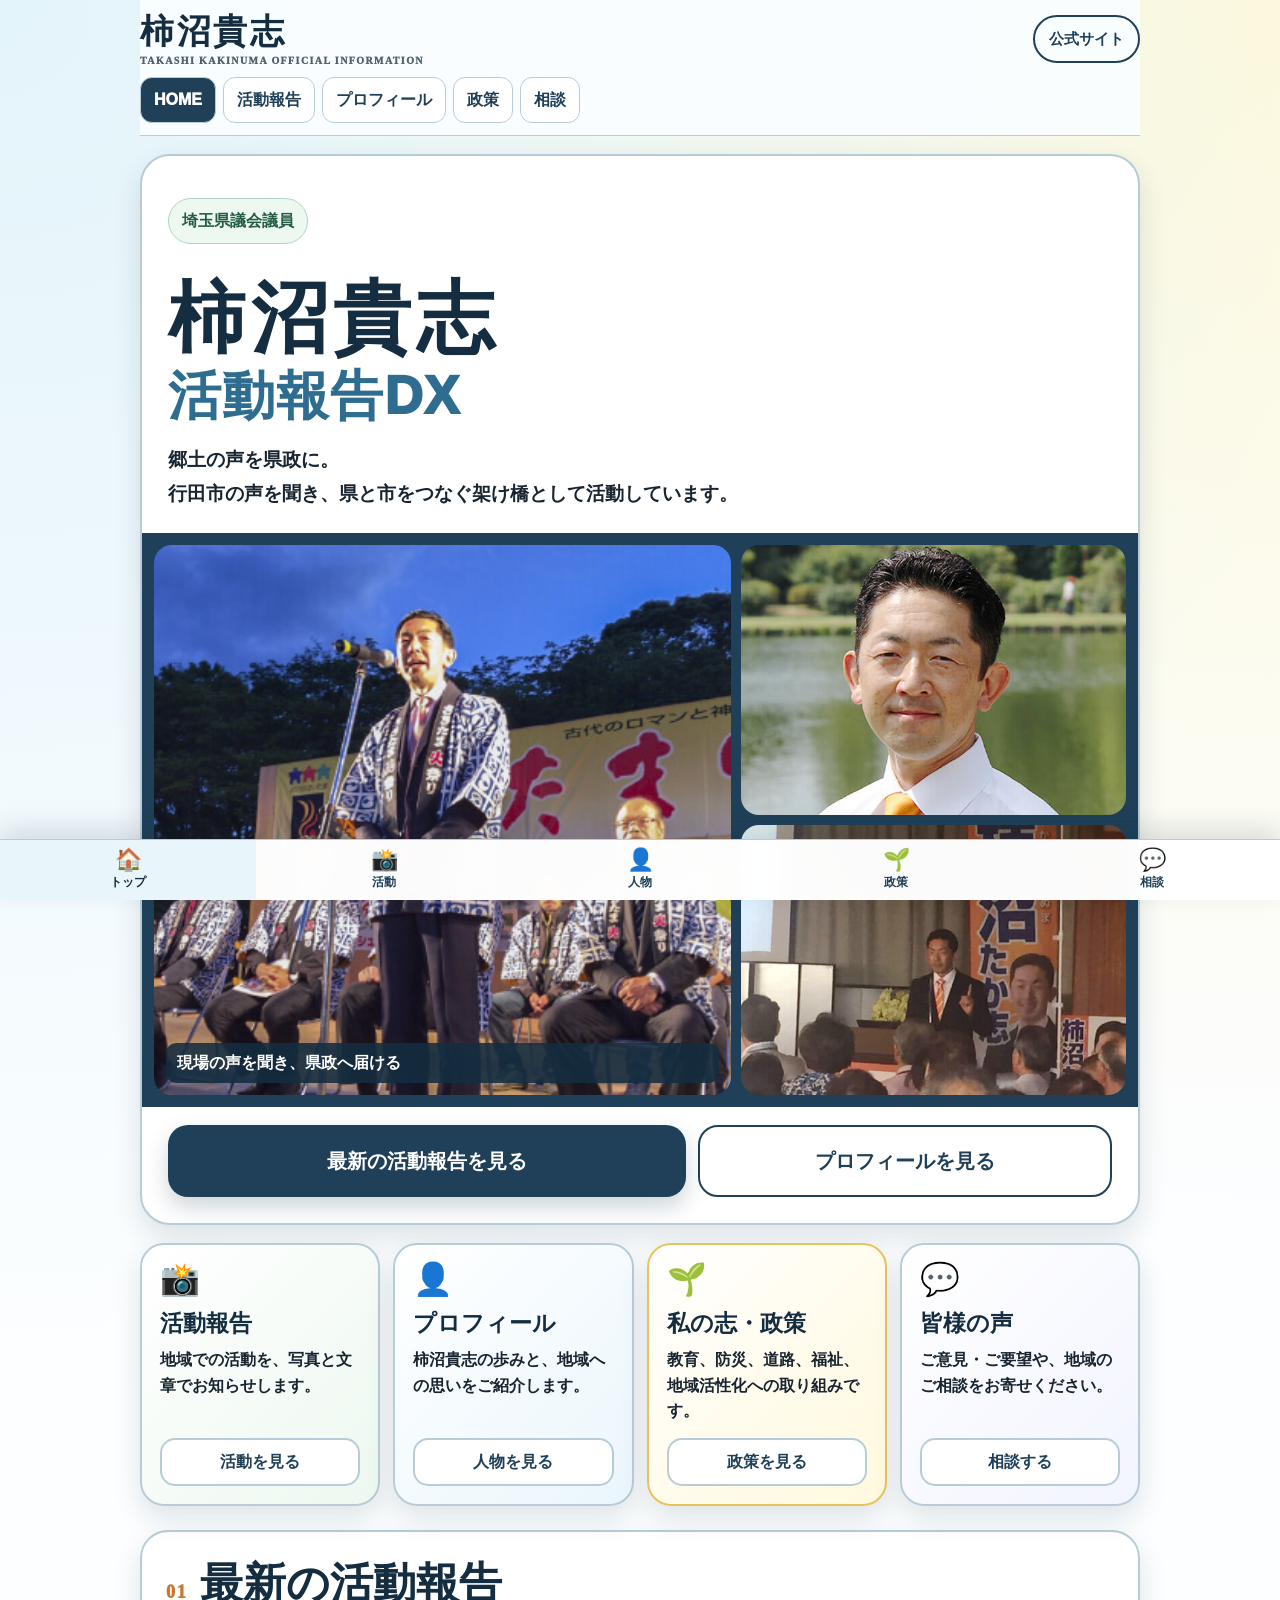
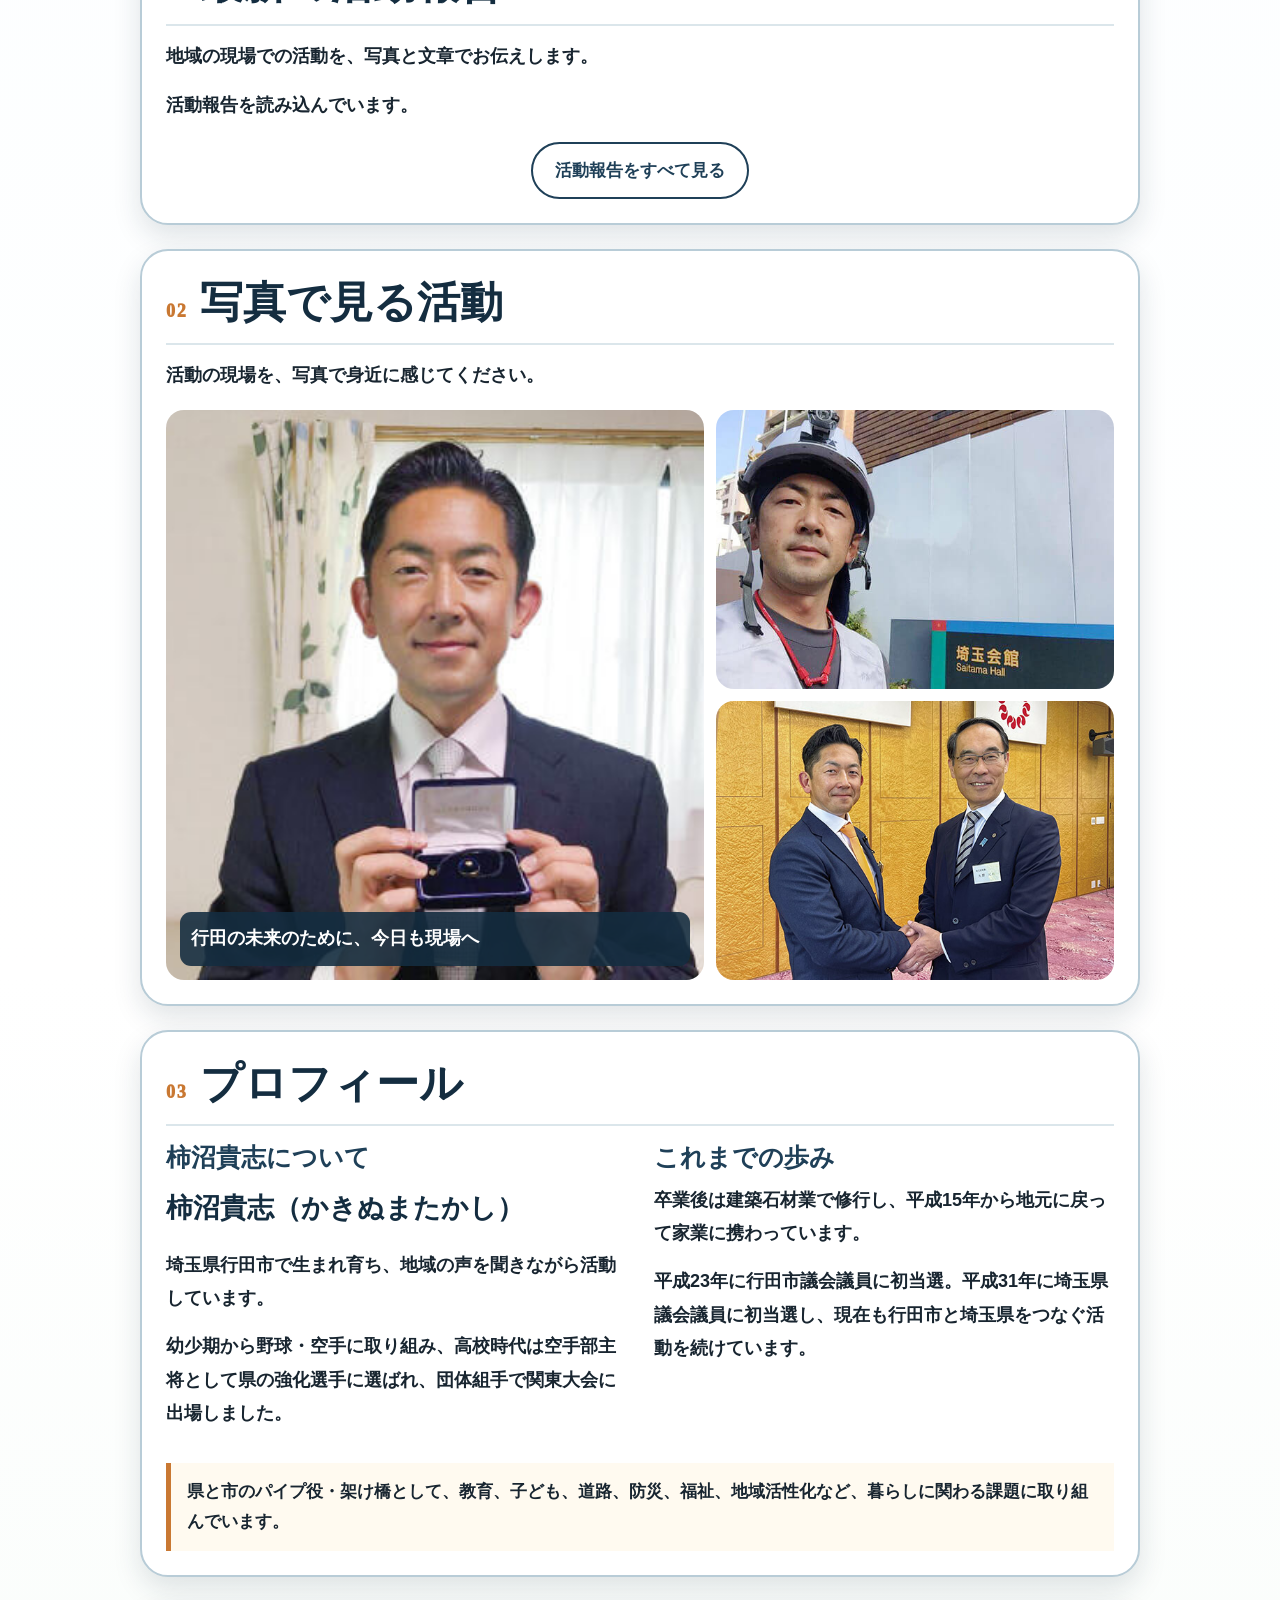
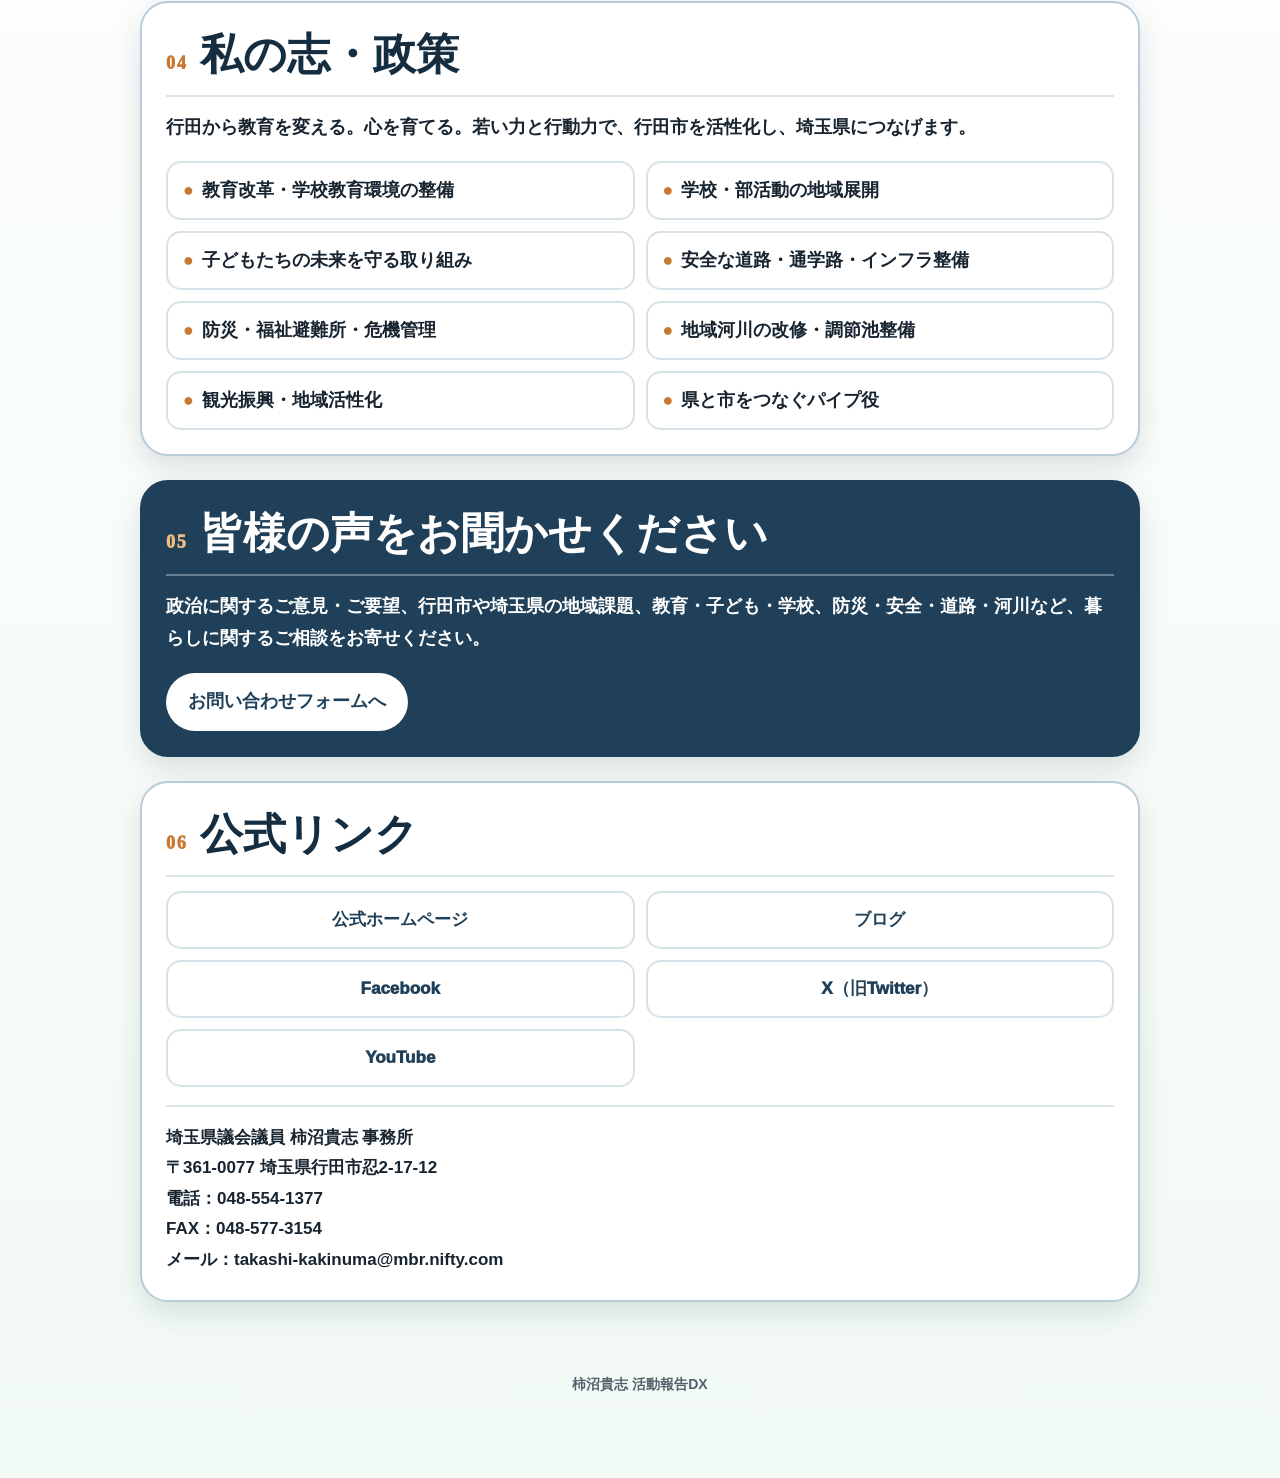
<file: index.html>
<!doctype html>
<html lang="ja">
<head>
  <meta charset="utf-8">
  <meta name="viewport" content="width=device-width,initial-scale=1,viewport-fit=cover">
  <meta name="theme-color" content="#1f4058">
  <meta name="description" content="埼玉県議会議員・柿沼貴志の活動報告、プロフィール、政策、市民相談をご紹介します。">
  <meta property="og:title" content="柿沼貴志 活動報告DX">
  <meta property="og:description" content="柿沼貴志の活動報告、プロフィール、政策、市民相談をご紹介します。">
  <meta property="og:image" content="https://ichirohns-jpg.github.io/kakinuma-takashi-dx/profile_photo_3.jpg">
  <meta property="og:url" content="https://ichirohns-jpg.github.io/kakinuma-takashi-dx/">
  <meta name="twitter:card" content="summary_large_image">
  <link rel="manifest" href="manifest.json">
  <title>柿沼貴志 活動報告DX</title>

  <style>
    :root{
      --navy:#1f4058;
      --navy-deep:#142d40;
      --blue:#2e6d8f;
      --blue-soft:#e8f5fb;
      --green-soft:#edf8f0;
      --cream:#fffaf0;
      --paper:#ffffff;
      --orange:#c97832;
      --gold:#e7c35d;
      --text:#182530;
      --muted:#52616b;
      --line:#b8ccd7;
      --shadow:0 12px 28px rgba(20,45,64,.13);
    }

    *{box-sizing:border-box}

    html{scroll-behavior:smooth}

    body{
      margin:0;
      padding-bottom:82px;
      background:
        radial-gradient(circle at 0 0,rgba(218,240,248,.7),transparent 28%),
        radial-gradient(circle at 100% 0,rgba(255,246,201,.65),transparent 25%),
        linear-gradient(180deg,#f9fdff 0%,#ffffff 55%,#f2faf5 100%);
      color:var(--text);
      font-family:-apple-system,BlinkMacSystemFont,"Hiragino Kaku Gothic ProN","Yu Gothic",Meiryo,sans-serif;
      font-size:18px;
      line-height:1.75;
      -webkit-text-size-adjust:100%;
    }

    a{color:inherit;text-decoration:none}

    img{display:block;max-width:100%}

    .wrap{width:min(100% - 24px,1000px);margin:auto}

    .header{
      position:sticky;
      top:0;
      z-index:50;
      gap:14px;
      padding:12px 0;
      background:rgba(249,253,255,.96);
      border-bottom:1px solid var(--line);
      backdrop-filter:blur(12px);
    }

    .header-top{
      display:flex;
      align-items:center;
      justify-content:space-between;
      gap:14px;
    }

    .brand{
      display:block;
      color:var(--navy-deep);
      font-weight:950;
      line-height:1.15;
    }

    .brand-name{
      font-size:clamp(24px,5vw,34px);
      letter-spacing:.08em;
    }

    .brand-subtitle{
      display:block;
      margin-top:4px;
      color:var(--muted);
      font-family:Georgia,serif;
      font-size:10px;
      letter-spacing:.14em;
    }

    .official-link{
      flex:0 0 auto;
      padding:9px 14px;
      border:2px solid var(--navy);
      border-radius:999px;
      color:var(--navy);
      font-size:15px;
      font-weight:950;
      white-space:nowrap;
    }

    .header-nav{
      display:flex;
      gap:7px;
      margin-top:10px;
      overflow-x:auto;
      scrollbar-width:none;
    }

    .header-nav::-webkit-scrollbar{display:none}

    .header-nav a{
      flex:0 0 auto;
      padding:8px 13px;
      border-radius:12px;
      background:#fff;
      border:1px solid var(--line);
      color:var(--navy);
      font-size:16px;
      font-weight:950;
    }

    .header-nav a:first-child{
      background:var(--navy);
      color:#fff;
    }

    main{padding:18px 0 50px}

    .hero{
      overflow:hidden;
      border:2px solid var(--line);
      border-radius:30px;
      background:var(--paper);
      box-shadow:var(--shadow);
    }

    .hero-copy{padding:26px 26px 22px}

    .kicker{
      display:inline-flex;
      padding:8px 13px;
      border:1px solid #afd4c0;
      border-radius:999px;
      background:var(--green-soft);
      color:#245d45;
      font-size:16px;
      font-weight:950;
    }

    .hero h1{
      margin:16px 0 0;
      color:var(--navy-deep);
      font-size:clamp(48px,11vw,78px);
      font-weight:950;
      letter-spacing:.06em;
      line-height:1.1;
    }

    .hero h1 span{
      display:block;
      margin-top:6px;
      color:var(--blue);
      font-size:clamp(31px,7vw,53px);
      letter-spacing:.02em;
    }

    .hero-copy > p:not(.kicker){
      margin:17px 0 0;
      color:var(--text);
      font-size:19px;
      font-weight:800;
      line-height:1.8;
    }

    .hero-photos{
      display:grid;
      grid-template-columns:1.2fr .8fr;
      gap:10px;
      min-height:330px;
      padding:12px;
      background:var(--navy);
    }

    .hero-photo{
      overflow:hidden;
      border-radius:18px;
      background:#8da0ac;
    }

    .hero-photo:first-child{grid-row:span 2}

    .hero-photo img{
      width:100%;
      height:100%;
      min-height:150px;
      object-fit:cover;
    }

    .hero-photo:first-child img{min-height:306px}

    .hero-photo-main{position:relative}

    .hero-photo-label{
      position:absolute;
      right:12px;
      bottom:12px;
      left:12px;
      padding:9px 11px;
      border-radius:10px;
      background:rgba(20,45,64,.88);
      color:#fff;
      font-size:16px;
      font-weight:950;
      line-height:1.4;
    }

    .main-actions{
      display:grid;
      grid-template-columns:1.25fr 1fr;
      gap:12px;
      padding:18px 26px 26px;
    }

    .main-actions a{
      display:flex;
      align-items:center;
      justify-content:center;
      min-height:72px;
      padding:12px;
      border-radius:20px;
      font-size:20px;
      font-weight:950;
      line-height:1.35;
      text-align:center;
    }

    .main-actions .primary{
      background:var(--navy);
      color:#fff;
      box-shadow:0 10px 22px rgba(31,64,88,.22);
    }

    .main-actions .secondary{
      border:2px solid var(--navy);
      color:var(--navy);
      background:#fff;
    }

    .menu-grid{
      display:grid;
      grid-template-columns:repeat(4,1fr);
      gap:13px;
      margin-top:18px;
    }

    .menu-card{
      display:flex;
      min-height:170px;
      flex-direction:column;
      justify-content:space-between;
      padding:18px;
      border:2px solid var(--line);
      border-radius:24px;
      background:#fff;
      box-shadow:var(--shadow);
    }

    .menu-card:nth-child(1){
      background:linear-gradient(135deg,#fff 0%,#edf8f0 100%);
    }

    .menu-card:nth-child(2){
      background:linear-gradient(135deg,#fff 0%,#eaf6fc 100%);
    }

    .menu-card:nth-child(3){
      background:linear-gradient(135deg,#fff 0%,#fff9dd 100%);
      border-color:var(--gold);
    }

    .menu-card:nth-child(4){
      background:linear-gradient(135deg,#fff 0%,#f2f4ff 100%);
    }

    .menu-icon{
      font-size:32px;
      line-height:1;
    }

    .menu-card h2{
      margin:14px 0 0;
      color:var(--navy-deep);
      font-size:23px;
      font-weight:950;
      line-height:1.3;
    }

    .menu-card p{
      margin:8px 0 0;
      color:var(--text);
      font-size:16px;
      font-weight:750;
      line-height:1.6;
    }

    .menu-button{
      display:flex;
      align-items:center;
      justify-content:center;
      min-height:48px;
      margin-top:14px;
      padding:8px;
      border:2px solid var(--line);
      border-radius:15px;
      background:#fff;
      color:var(--navy);
      font-size:16px;
      font-weight:950;
      text-align:center;
    }

    .section-card{
      margin-top:24px;
      padding:24px;
      border:2px solid var(--line);
      border-radius:28px;
      background:#fff;
      box-shadow:var(--shadow);
    }

    .section-heading{
      display:flex;
      align-items:baseline;
      gap:12px;
      margin:0 0 14px;
      padding-bottom:12px;
      border-bottom:2px solid #dbe6eb;
      color:var(--navy-deep);
    }

    .section-number{
      color:var(--orange);
      font-family:Georgia,serif;
      font-size:18px;
      font-weight:950;
      letter-spacing:.1em;
    }

    .section-heading strong{
      font-size:clamp(29px,6vw,43px);
      font-weight:950;
      line-height:1.3;
    }

    .section-lead{
      margin:0 0 18px;
      color:var(--text);
      font-size:18px;
      font-weight:750;
      line-height:1.8;
    }

    .latest-list{
      display:grid;
      grid-template-columns:repeat(2,minmax(0,1fr));
      gap:14px;
    }

    .report-card{
      overflow:hidden;
      border:2px solid #d6e3e9;
      border-radius:20px;
      background:#fff;
    }

    .report-card--featured{
      grid-column:1 / -1;
      display:grid;
      grid-template-columns:1.1fr .9fr;
    }

    .report-gallery-wrap{
      min-width:0;
      background:#edf1f3;
    }

    .report-gallery{
      display:flex;
      gap:10px;
      width:100%;
      min-width:0;
      overflow-x:auto;
      overflow-y:hidden;
      padding:0;
      scroll-snap-type:x mandatory;
      overscroll-behavior-x:contain;
      -webkit-overflow-scrolling:touch;
      touch-action:pan-x;
      scrollbar-width:thin;
      scrollbar-color:#8caab8 #edf1f3;
    }

    .report-gallery::-webkit-scrollbar{height:7px}
    .report-gallery::-webkit-scrollbar-track{background:#edf1f3}
    .report-gallery::-webkit-scrollbar-thumb{
      border-radius:999px;
      background:#8caab8;
    }

    .report-gallery-item{
      flex:0 0 100%;
      width:100%;
      height:220px;
      object-fit:cover;
      background:#edf1f3;
      scroll-snap-align:start;
    }

    .report-card--featured .report-gallery-item{
      height:100%;
      min-height:280px;
    }

    .report-gallery-hint{
      margin:0;
      padding:5px 10px 7px;
      color:#607784;
      background:#f5f8fa;
      font-size:12px;
      font-weight:800;
      text-align:center;
    }

    .report-body{padding:17px}

    .report-date{
      margin:0;
      color:var(--orange);
      font-size:16px;
      font-weight:950;
    }

    .report-title{
      margin:5px 0 8px;
      color:var(--navy-deep);
      font-size:23px;
      font-weight:950;
      line-height:1.45;
    }

    .report-card--featured .report-title{font-size:28px}

    .report-summary{
      display:-webkit-box;
      margin:0;
      overflow:hidden;
      color:var(--text);
      font-size:17px;
      font-weight:650;
      line-height:1.75;
      white-space:pre-line;
      -webkit-box-orient:vertical;
      -webkit-line-clamp:5;
    }

    .report-link{
      display:block;
      margin-top:14px;
      padding:12px;
      border-radius:13px;
      background:var(--navy);
      color:#fff;
      font-size:17px;
      font-weight:950;
      text-align:center;
    }

    .loading-message,
    .error-message{
      margin:0;
      color:var(--text);
      font-size:18px;
      font-weight:750;
    }

    .error-message{color:#9b372e}

    .more-link{
      display:block;
      width:max-content;
      margin:20px auto 0;
      padding:12px 22px;
      border:2px solid var(--navy);
      border-radius:999px;
      color:var(--navy);
      font-size:17px;
      font-weight:950;
    }

    .photo-grid{
      display:grid;
      grid-template-columns:1.15fr .85fr;
      gap:12px;
    }

    .photo-grid-main{
      position:relative;
      overflow:hidden;
      min-height:350px;
      border-radius:18px;
      background:var(--navy);
    }

    .photo-grid-main img{
      width:100%;
      height:100%;
      min-height:350px;
      object-fit:cover;
    }

    .photo-grid-caption{
      position:absolute;
      right:14px;
      bottom:14px;
      left:14px;
      padding:11px;
      border-radius:11px;
      background:rgba(20,45,64,.88);
      color:#fff;
      font-size:18px;
      font-weight:950;
    }

    .photo-grid-side{
      display:grid;
      grid-template-rows:1fr 1fr;
      gap:12px;
    }

    .photo-grid-side img{
      width:100%;
      height:100%;
      min-height:169px;
      object-fit:cover;
      border-radius:18px;
    }

    .two-columns{
      display:grid;
      grid-template-columns:1fr 1fr;
      gap:28px;
    }

    .two-columns h3{
      margin:0 0 9px;
      color:var(--navy);
      font-size:25px;
      font-weight:950;
      line-height:1.4;
    }

    .two-columns p{
      margin:0 0 15px;
      color:var(--text);
      font-size:18px;
      font-weight:650;
      line-height:1.85;
      white-space:pre-line;
    }

    .person-name{
      color:var(--navy-deep)!important;
      font-size:27px!important;
      font-weight:950!important;
    }

    .note{
      margin:18px 0 0;
      padding:14px 16px;
      border-left:5px solid var(--orange);
      background:var(--cream);
      color:var(--text);
      font-size:17px;
      font-weight:700;
    }

    .policy-list{
      display:grid;
      grid-template-columns:repeat(2,1fr);
      gap:11px;
      margin:0;
      padding:0;
      list-style:none;
    }

    .policy-list li{
      padding:14px 15px;
      border:2px solid #d7e2e8;
      border-radius:15px;
      background:#fff;
      color:var(--text);
      font-size:18px;
      font-weight:850;
      line-height:1.5;
    }

    .policy-list li::before{
      margin-right:8px;
      color:var(--orange);
      content:"●";
    }

    .consultation{
      border-color:var(--navy);
      background:var(--navy);
    }

    .consultation .section-heading{
      border-color:#ffffff55;
      color:#fff;
    }

    .consultation .section-number{color:#f2bd80}

    .consultation .section-lead{color:#fff}

    .consultation-button{
      display:inline-flex;
      align-items:center;
      justify-content:center;
      min-height:58px;
      padding:12px 22px;
      border-radius:999px;
      background:#fff;
      color:var(--navy);
      font-size:18px;
      font-weight:950;
    }

    .link-grid{
      display:grid;
      grid-template-columns:repeat(2,1fr);
      gap:11px;
    }

    .link-card{
      display:flex;
      align-items:center;
      justify-content:center;
      min-height:58px;
      padding:12px;
      border:2px solid #d7e2e8;
      border-radius:15px;
      background:#fff;
      color:var(--navy);
      font-size:17px;
      font-weight:950;
      text-align:center;
    }

    .contact-text{
      margin:18px 0 0;
      padding-top:16px;
      border-top:2px solid #dbe6eb;
      color:var(--text);
      font-size:17px;
      font-weight:650;
      line-height:1.8;
      overflow-wrap:anywhere;
    }

    footer{
      padding:20px 0 0;
      color:var(--muted);
      font-size:14px;
      font-weight:700;
      text-align:center;
    }

    .bottom-nav{
      position:fixed;
      right:0;
      bottom:0;
      left:0;
      z-index:100;
      display:grid;
      grid-template-columns:repeat(5,1fr);
      border-top:1px solid var(--line);
      background:rgba(255,255,255,.98);
      box-shadow:0 -10px 26px rgba(20,45,64,.14);
      backdrop-filter:blur(12px);
    }

    .bottom-nav a{
      padding:8px 3px 7px;
      color:var(--navy);
      font-size:12px;
      font-weight:950;
      text-align:center;
    }

    .bottom-nav a span{
      display:block;
      font-size:22px;
      line-height:1.1;
    }

    .bottom-nav a.active{
      background:var(--blue-soft);
      color:var(--navy-deep);
    }

    @media(max-width:820px){
      .menu-grid{grid-template-columns:repeat(2,1fr)}
    }

    @media(max-width:680px){
      .wrap{width:min(100% - 16px,1000px)}

      .header{padding:10px 0}

      .brand-name{font-size:25px}

      .brand-subtitle{
        font-size:8px;
        letter-spacing:.1em;
      }

      .official-link{
        padding:8px 10px;
        font-size:13px;
      }

      .header-nav{margin-top:9px}

      .header-nav a{
        padding:7px 10px;
        font-size:14px;
      }

      main{padding-top:10px}

      .hero{border-radius:23px}

      .hero-copy{padding:21px 18px 18px}

      .hero h1{font-size:48px}

      .hero h1 span{font-size:32px}

      .hero-copy > p:not(.kicker){font-size:17px}

      .hero-photos{
        min-height:285px;
        height:285px;
        padding:9px;
        gap:8px;
      }

      .hero-photo:first-child img{min-height:267px}

      .hero-photo img{min-height:129px}

      .hero-photo-label{
        right:8px;
        bottom:8px;
        left:8px;
        padding:7px 8px;
        font-size:14px;
      }

      .main-actions{
        grid-template-columns:1fr;
        padding:14px 18px 20px;
      }

      .main-actions a{
        min-height:64px;
        font-size:19px;
      }

      .menu-grid{
        grid-template-columns:1fr;
        gap:11px;
      }

      .menu-card{
        min-height:0;
        padding:17px;
        border-radius:21px;
      }

      .menu-card h2{font-size:24px}

      .section-card{
        margin-top:20px;
        padding:18px;
        border-radius:22px;
      }

      .section-heading strong{font-size:30px}

      .section-lead{font-size:17px}

      .latest-list{grid-template-columns:1fr}

      .report-card--featured{
        display:block;
        grid-column:auto;
      }

      .report-card--featured .report-gallery-item{
        height:235px;
        min-height:0;
      }

      .report-card--featured .report-title{font-size:25px}

      .photo-grid{grid-template-columns:1fr}

      .photo-grid-main,
      .photo-grid-main img{min-height:275px}

      .photo-grid-side{
        grid-template-columns:1fr 1fr;
        grid-template-rows:1fr;
        gap:8px;
      }

      .photo-grid-side img{
        min-height:145px;
        border-radius:14px;
      }

      .two-columns{
        grid-template-columns:1fr;
        gap:4px;
      }

      .policy-list,
      .link-grid{grid-template-columns:1fr}

      .bottom-nav a{font-size:11px}

      .bottom-nav a span{font-size:20px}
    }
  </style>
</head>

<body>
  <div class="wrap">
    <header class="header">
      <div class="header-top">
        <a class="brand" href="index.html">
          <span class="brand-name">柿沼貴志</span>
          <span class="brand-subtitle">TAKASHI KAKINUMA OFFICIAL INFORMATION</span>
        </a>

        <a class="official-link" href="https://www.kakinuma-takashi.com/index.html" target="_blank" rel="noopener">公式サイト</a>
      </div>

      <nav class="header-nav" aria-label="ページメニュー">
        <a href="index.html">HOME</a>
        <a href="archive.html">活動報告</a>
        <a href="#profile">プロフィール</a>
        <a href="#policy">政策</a>
        <a href="#contact">相談</a>
      </nav>
    </header>

    <main>
      <section class="hero">
        <div class="hero-copy">
          <p class="kicker">埼玉県議会議員</p>

          <h1>柿沼貴志<span>活動報告DX</span></h1>

          <p>
            郷土の声を県政に。<br>
            行田市の声を聞き、県と市をつなぐ架け橋として活動しています。
          </p>
        </div>

        <div class="hero-photos" aria-label="柿沼貴志の活動写真">
          <div class="hero-photo hero-photo-main">
            <img src="https://ichirohns-jpg.github.io/kakinuma-takashi-dx/report_kaiha_2.jpg" alt="柿沼貴志の活動の様子">
            <div class="hero-photo-label">現場の声を聞き、県政へ届ける</div>
          </div>

          <div class="hero-photo">
            <img src="https://ichirohns-jpg.github.io/kakinuma-takashi-dx/profile_photo_3.jpg" alt="柿沼貴志" loading="lazy">
          </div>

          <div class="hero-photo">
            <img src="https://ichirohns-jpg.github.io/kakinuma-takashi-dx/resolution_photo_1.jpg" alt="活動写真" loading="lazy">
          </div>
        </div>

        <div class="main-actions">
          <a class="primary" href="#reports">最新の活動報告を見る</a>
          <a class="secondary" href="#profile">プロフィールを見る</a>
        </div>
      </section>

      <section class="menu-grid" aria-label="主要メニュー">
        <a class="menu-card" href="archive.html">
          <div>
            <div class="menu-icon">📸</div>
            <h2>活動報告</h2>
            <p>地域での活動を、写真と文章でお知らせします。</p>
          </div>
          <div class="menu-button">活動を見る</div>
        </a>

        <a class="menu-card" href="#profile">
          <div>
            <div class="menu-icon">👤</div>
            <h2>プロフィール</h2>
            <p>柿沼貴志の歩みと、地域への思いをご紹介します。</p>
          </div>
          <div class="menu-button">人物を見る</div>
        </a>

        <a class="menu-card" href="#policy">
          <div>
            <div class="menu-icon">🌱</div>
            <h2>私の志・政策</h2>
            <p>教育、防災、道路、福祉、地域活性化への取り組みです。</p>
          </div>
          <div class="menu-button">政策を見る</div>
        </a>

        <a class="menu-card" href="#contact">
          <div>
            <div class="menu-icon">💬</div>
            <h2>皆様の声</h2>
            <p>ご意見・ご要望や、地域のご相談をお寄せください。</p>
          </div>
          <div class="menu-button">相談する</div>
        </a>
      </section>

      <section class="section-card" id="reports">
        <h2 class="section-heading"><span class="section-number">01</span><strong>最新の活動報告</strong></h2>
        <p class="section-lead">地域の現場での活動を、写真と文章でお伝えします。</p>

        <div id="latestReports" class="latest-list" aria-live="polite">
          <p class="loading-message">活動報告を読み込んでいます。</p>
        </div>

        <a class="more-link" href="archive.html">活動報告をすべて見る</a>
      </section>

      <section class="section-card">
        <h2 class="section-heading"><span class="section-number">02</span><strong>写真で見る活動</strong></h2>
        <p class="section-lead">活動の現場を、写真で身近に感じてください。</p>

        <div class="photo-grid">
          <div class="photo-grid-main">
            <img src="https://ichirohns-jpg.github.io/kakinuma-takashi-dx/report_kaiha_1.jpg" alt="地域活動の様子" loading="lazy">
            <div class="photo-grid-caption">行田の未来のために、今日も現場へ</div>
          </div>

          <div class="photo-grid-side">
            <img src="https://ichirohns-jpg.github.io/kakinuma-takashi-dx/profile_photo_2.jpg" alt="活動写真" loading="lazy">
            <img src="https://ichirohns-jpg.github.io/kakinuma-takashi-dx/profile_photo_5.jpg" alt="活動写真" loading="lazy">
          </div>
        </div>
      </section>

      <section class="section-card" id="profile">
        <h2 class="section-heading"><span class="section-number">03</span><strong>プロフィール</strong></h2>

        <div class="two-columns">
          <div>
            <h3>柿沼貴志について</h3>
            <p class="person-name">柿沼貴志（かきぬまたかし）</p>
            <p>埼玉県行田市で生まれ育ち、地域の声を聞きながら活動しています。</p>
            <p>幼少期から野球・空手に取り組み、高校時代は空手部主将として県の強化選手に選ばれ、団体組手で関東大会に出場しました。</p>
          </div>

          <div>
            <h3>これまでの歩み</h3>
            <p>卒業後は建築石材業で修行し、平成15年から地元に戻って家業に携わっています。</p>
            <p>平成23年に行田市議会議員に初当選。平成31年に埼玉県議会議員に初当選し、現在も行田市と埼玉県をつなぐ活動を続けています。</p>
          </div>
        </div>

        <p class="note">県と市のパイプ役・架け橋として、教育、子ども、道路、防災、福祉、地域活性化など、暮らしに関わる課題に取り組んでいます。</p>
      </section>

      <section class="section-card" id="policy">
        <h2 class="section-heading"><span class="section-number">04</span><strong>私の志・政策</strong></h2>
        <p class="section-lead">行田から教育を変える。心を育てる。若い力と行動力で、行田市を活性化し、埼玉県につなげます。</p>

        <ul class="policy-list">
          <li>教育改革・学校教育環境の整備</li>
          <li>学校・部活動の地域展開</li>
          <li>子どもたちの未来を守る取り組み</li>
          <li>安全な道路・通学路・インフラ整備</li>
          <li>防災・福祉避難所・危機管理</li>
          <li>地域河川の改修・調節池整備</li>
          <li>観光振興・地域活性化</li>
          <li>県と市をつなぐパイプ役</li>
        </ul>
      </section>

      <section class="section-card consultation" id="contact">
        <h2 class="section-heading"><span class="section-number">05</span><strong>皆様の声をお聞かせください</strong></h2>
        <p class="section-lead">政治に関するご意見・ご要望、行田市や埼玉県の地域課題、教育・子ども・学校、防災・安全・道路・河川など、暮らしに関するご相談をお寄せください。</p>
        <a class="consultation-button" href="https://www.kakinuma-takashi.com/contact/index.php" target="_blank" rel="noopener">お問い合わせフォームへ</a>
      </section>

      <section class="section-card">
        <h2 class="section-heading"><span class="section-number">06</span><strong>公式リンク</strong></h2>

        <div class="link-grid">
          <a class="link-card" href="https://www.kakinuma-takashi.com/index.html" target="_blank" rel="noopener">公式ホームページ</a>
          <a class="link-card" href="https://www.kakinuma-takashi.com/blog/" target="_blank" rel="noopener">ブログ</a>
          <a class="link-card" href="https://www.facebook.com/takashi.kakinuma.73" target="_blank" rel="noopener">Facebook</a>
          <a class="link-card" href="https://twitter.com/KakinumaTakashi" target="_blank" rel="noopener">X（旧Twitter）</a>
          <a class="link-card" href="https://www.youtube.com/@takashi5011" target="_blank" rel="noopener">YouTube</a>
        </div>

        <p class="contact-text">
          埼玉県議会議員 柿沼貴志 事務所<br>
          〒361-0077 埼玉県行田市忍2-17-12<br>
          電話：048-554-1377<br>
          FAX：048-577-3154<br>
          メール：takashi-kakinuma@mbr.nifty.com
        </p>
      </section>
    </main>

    <footer>柿沼貴志 活動報告DX</footer>
  </div>

  <nav class="bottom-nav" aria-label="固定メニュー">
    <a class="active" href="index.html"><span>🏠</span>トップ</a>
    <a href="archive.html"><span>📸</span>活動</a>
    <a href="#profile"><span>👤</span>人物</a>
    <a href="#policy"><span>🌱</span>政策</a>
    <a href="#contact"><span>💬</span>相談</a>
  </nav>

  <script>
    (function(){
      'use strict';

      var GAS_URL='https://script.google.com/macros/s/AKfycbyC5VN3w3hDcJB13eK9YL9x5ulg7T-P3h0hpo5eLm7i6js4uOJ731pP0QMCAigCxGTyBQ/exec';
      var SITE_KEY='kakinuma-takashi-dx';
      var list=document.getElementById('latestReports');

      function escapeHtml(value){
        return String(value||'').replace(/[&<>"']/g,function(ch){
          return {'&':'&amp;','<':'&lt;','>':'&gt;','"':'&quot;',"'":'&#39;'}[ch];
        });
      }

      function textOnly(value){
        var source=String(value||'')
          .replace(/<br\s*\/?>/gi,'\n')
          .replace(/<\/p\s*>/gi,'\n\n');

        var box=document.createElement('div');
        box.innerHTML=source;

        return (box.textContent||box.innerText||'')
          .replace(/\r\n/g,'\n')
          .replace(/[ \t]+/g,' ')
          .replace(/\n{3,}/g,'\n\n')
          .trim();
      }

      function summary(value){
        var text=textOnly(value);
        var paragraphs=text.split(/\n\s*\n/).filter(Boolean);
        var result=paragraphs.slice(0,2).join('\n\n');

        return result.length>180
          ? result.slice(0,180)+'…'
          : result;
      }

      function imageValue(value){
        if(value&&typeof value==='object'){
          return String(
            value.url||
            value.src||
            value.imageUrl||
            value.value||
            ''
          ).trim();
        }

        return String(value||'').trim();
      }

      function driveFileId(value){
        var url=imageValue(value);
        var match=url.match(/drive\.google\.com\/file\/d\/([^/?#]+)/i);

        if(match){return match[1]}

        match=url.match(
          /(?:drive\.google\.com|drive\.usercontent\.google\.com)\/[^?#]*[?&]id=([^&#]+)/i
        );

        if(match){return match[1]}

        match=url.match(/lh3\.googleusercontent\.com\/d\/([^=/?#]+)/i);

        return match?match[1]:'';
      }

      function safeUrl(value){
        var url=imageValue(value);

        if(!url){return ''}

        var driveId=driveFileId(url);

        if(driveId){
          return 'https://drive.google.com/thumbnail?id='+
            encodeURIComponent(driveId)+
            '&sz=w1600';
        }

        if(
          /^data:image\//i.test(url)||
          /^https?:\/\//i.test(url)||
          /^(?:\.{0,2}\/|\/)[^\s]+/.test(url)
        ){
          return url;
        }

        return '';
      }

      function formatDate(value){
        var text=String(value||'').trim();

        if(!text){return ''}

        var japanese=text.match(
          /^(\d{4})年(\d{1,2})月(\d{1,2})日/
        );

        if(japanese){
          return japanese[1]+'年'+
            Number(japanese[2])+'月'+
            Number(japanese[3])+'日';
        }

        var direct=text.match(
          /^(\d{4})[-/](\d{1,2})[-/](\d{1,2})/
        );

        if(direct){
          return direct[1]+'年'+
            Number(direct[2])+'月'+
            Number(direct[3])+'日';
        }

        var date=new Date(text);

        if(isNaN(date.getTime())){return text}

        try{
          var parts=new Intl.DateTimeFormat(
            'ja-JP',
            {
              timeZone:'Asia/Tokyo',
              year:'numeric',
              month:'numeric',
              day:'numeric'
            }
          ).formatToParts(date);

          var values={};

          parts.forEach(function(part){
            if(
              part.type==='year'||
              part.type==='month'||
              part.type==='day'
            ){
              values[part.type]=part.value;
            }
          });

          if(values.year&&values.month&&values.day){
            return values.year+'年'+
              Number(values.month)+'月'+
              Number(values.day)+'日';
          }
        }catch(error){}

        return date.getFullYear()+'年'+
          (date.getMonth()+1)+'月'+
          date.getDate()+'日';
      }

      function articleCard(article,index){
        var articleId=encodeURIComponent(
          article.articleId||
          article.id||
          ''
        );

        var articleUrl=
          'article.html?id='+
          articleId+
          '&site='+
          encodeURIComponent(SITE_KEY);

        var title=
          article.title||
          article.articleTitle||
          '活動報告';

        var images=Array.isArray(article.images)
          ? article.images
          : [];

        if(!images.length&&article.image){
          images=[article.image];
        }

        if(!images.length&&article.imageUrl){
          images=[article.imageUrl];
        }

        if(!images.length&&article.ogpImage){
          images=[article.ogpImage];
        }

        var galleryItems=images
          .map(function(value,index){
            var url=safeUrl(value);

            if(!url){return ''}

            return '<img class="report-gallery-item"'+
              ' src="'+escapeHtml(url)+'"'+
              ' alt="'+escapeHtml(title)+' 写真'+(index+1)+'"'+
              ' loading="'+(index===0?'eager':'lazy')+'"'+
              ' referrerpolicy="no-referrer">';
          })
          .filter(Boolean);

        var gallery=galleryItems.length
          ? '<div class="report-gallery-wrap">'+
            '<div class="report-gallery" aria-label="'+
            escapeHtml(title)+'の活動報告写真">'+
            galleryItems.join('')+
            '</div>'+
            (galleryItems.length>1
              ? '<p class="report-gallery-hint">写真'+galleryItems.length+'枚｜横にスワイプできます</p>'
              : '')+
            '</div>'
          : '';

        var cardClass=index===0
          ? 'report-card report-card--featured'
          : 'report-card';

        return '<article class="'+cardClass+'">'+
          gallery+
          '<div class="report-body">'+
          '<p class="report-date">'+
          escapeHtml(
            formatDate(
              article.publishDate||
              article.date||
              ''
            )
          )+
          '</p>'+
          '<h3 class="report-title">'+
          escapeHtml(title)+
          '</h3>'+
          '<p class="report-summary">'+
          escapeHtml(
            summary(
              article.body||
              article.articleBody||
              ''
            )
          )+
          '</p>'+
          '<a class="report-link" href="'+
          articleUrl+
          '">この記事を読む</a>'+
          '</div></article>';
      }

      function loadNews(attempt){
        var requestUrl=
          GAS_URL+
          '?mode=publicNews&siteKey='+
          encodeURIComponent(SITE_KEY)+
          '&_='+
          Date.now();

        return fetch(requestUrl,{cache:'no-store'})
          .then(function(response){
            return response.text().then(function(text){
              if(!response.ok){
                throw new Error('記事データを取得できません。');
              }

              try{
                return JSON.parse(text);
              }catch(error){
                throw new Error('記事データの形式が正しくありません。');
              }
            });
          })
          .catch(function(error){
            if(attempt<2){
              return new Promise(function(resolve){
                setTimeout(resolve,1200*(attempt+1));
              }).then(function(){
                return loadNews(attempt+1);
              });
            }

            throw error;
          });
      }

      loadNews(0)
      .then(function(data){
        var articles=
          data&&Array.isArray(data.news)
            ? data.news
            : [];

        if(!articles.length){
          list.innerHTML=
            '<p class="loading-message">'+
            '現在公開中の活動報告はありません。'+
            '</p>';

          return;
        }

        list.innerHTML=articles
          .slice(0,3)
          .map(articleCard)
          .join('');
      })
      .catch(function(){
        list.innerHTML=
          '<p class="error-message">'+
          '活動報告は準備中です。'+
          '</p>';
      });
    })();
  </script>
</body>
</html>
</file>
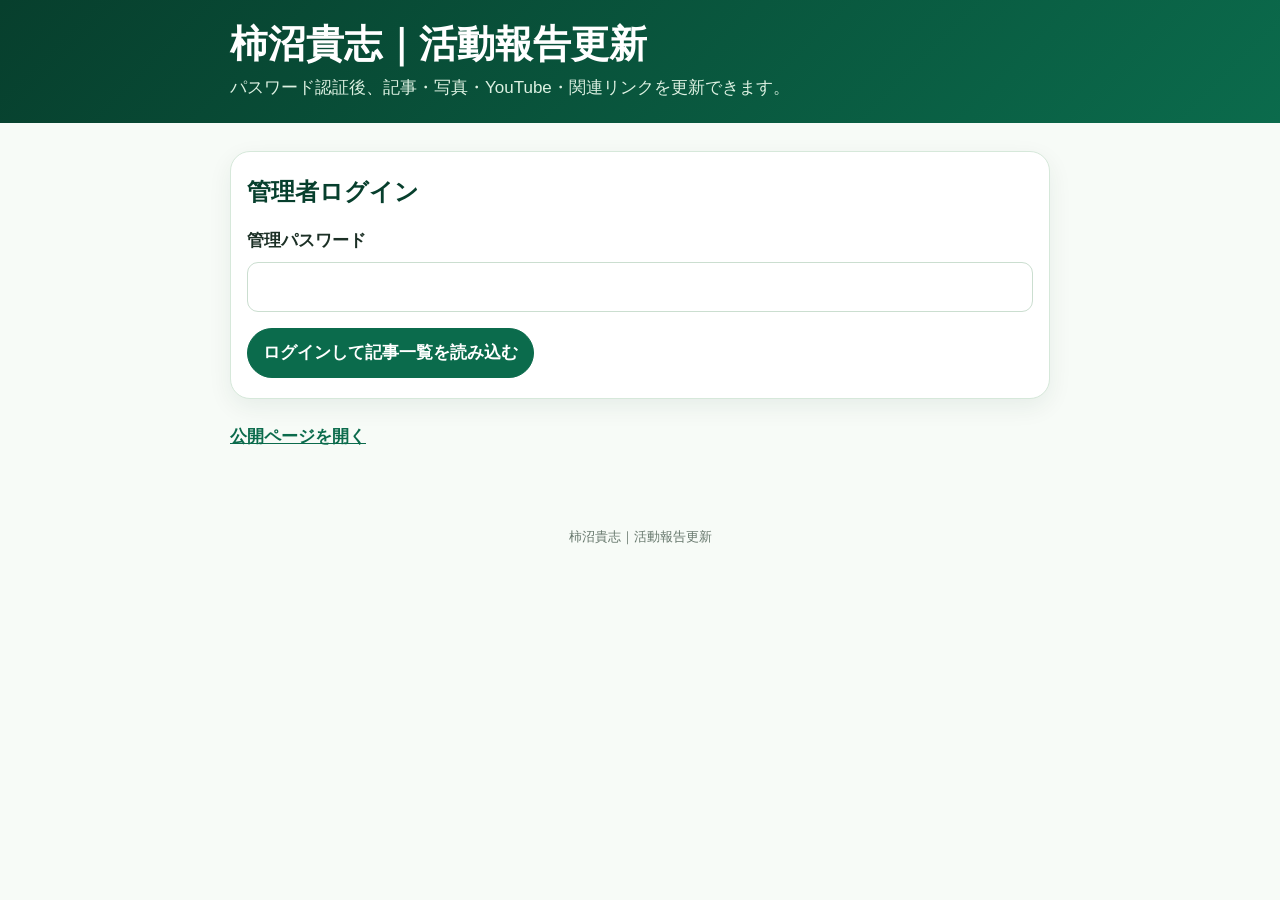
<file: admin.html>
<!doctype html>
<html lang="ja">
<head>
  <meta charset="UTF-8">
  <meta name="viewport" content="width=device-width,initial-scale=1,viewport-fit=cover">
  <meta name="theme-color" content="#0b6b4c">
  <title>柿沼貴志｜&#x6D3B;&#x52D5;&#x5831;&#x544A;&#x66F4;&#x65B0;</title>
  <style>
    :root{--g:#0b6b4c;--d:#073f2d;--m:#e7f6eb;--gold:#e8b84f;--ink:#1c3026;--muted:#66776c;--line:#d6e8da;--paper:#f7fbf7}*{box-sizing:border-box}body{margin:0;background:var(--paper);color:var(--ink);font-family:-apple-system,BlinkMacSystemFont,"Hiragino Kaku Gothic ProN","Yu Gothic",Meiryo,sans-serif;font-size:17px;line-height:1.7}button,input,select,textarea{font:inherit}.top{padding:20px 16px;background:linear-gradient(135deg,var(--d),var(--g));color:#fff}.top-inner,.main{width:min(100% - 24px,820px);margin:auto}.top h1{margin:0;font-size:clamp(25px,7vw,38px);line-height:1.3}.top p{margin:5px 0 0;color:#ddf1e2}.main{padding:14px 0 50px}.card{margin:14px 0;padding:20px 16px;border:1px solid var(--line);border-radius:20px;background:#fff;box-shadow:0 8px 24px #073f2d12}.card h2{margin:0 0 14px;color:var(--d);font-size:24px}.label{display:block;margin:0 0 6px;font-weight:900}.field{margin-bottom:16px}.field:last-child{margin-bottom:0}input,select,textarea{width:100%;border:1px solid #cbded0;border-radius:11px;background:#fff;color:var(--ink);font-size:17px}input,select{min-height:50px;padding:9px 11px}textarea{min-height:170px;padding:10px 11px;resize:vertical}input:focus,select:focus,textarea:focus{outline:0;border-color:var(--g);box-shadow:0 0 0 4px #0b6b4c1c}.grid{display:grid;grid-template-columns:1fr 1fr;gap:0 12px}.paste-row{display:flex;gap:8px;align-items:stretch}.paste-row input{flex:1;min-width:0}.paste-button{min-width:145px;padding:8px 12px;border:1px solid var(--g);border-radius:11px;background:var(--m);color:var(--g);font-weight:900;cursor:pointer}.video-preview{display:none;position:relative;width:100%;margin-top:12px;padding-top:56.25%;overflow:hidden;border-radius:13px;background:#001c14}.video-preview.open{display:block}.video-preview iframe{position:absolute;inset:0;width:100%;height:100%;border:0}.actions{display:flex;flex-wrap:wrap;gap:9px;margin-top:16px}.button{min-height:50px;padding:9px 15px;border:1px solid var(--g);border-radius:999px;background:var(--g);color:#fff;font-weight:900;cursor:pointer}.button.secondary{background:#fff;color:var(--g)}.button.gold{border-color:var(--gold);background:var(--gold);color:var(--d)}.button.danger{border-color:#b42318;background:#fff;color:#b42318}.status{display:none;margin-top:14px;padding:13px;border-radius:12px;white-space:pre-wrap}.status.show{display:block}.status.ok{background:#e8f7eb;color:#21613d}.status.error{background:#fff0f0;color:#8d2727}.status.loading{background:#edf5ff;color:#28547f}.article-list{display:grid;gap:10px}.article-item{padding:14px;border:1px solid var(--line);border-radius:14px;background:#fbfefb}.article-item strong{display:block;color:var(--d);font-size:18px;line-height:1.45}.article-item small{display:block;margin-top:3px;color:var(--muted)}.article-item p{margin:7px 0 0;color:#385344;display:-webkit-box;-webkit-line-clamp:2;-webkit-box-orient:vertical;overflow:hidden}.article-item .actions{margin-top:10px}.hidden{display:none!important}.preview{display:flex;flex-wrap:wrap;gap:8px;margin-top:10px}.preview figure{position:relative;width:85px;margin:0;overflow:hidden;border-radius:10px;background:var(--m)}.preview img{width:85px;height:70px;object-fit:cover}.preview figcaption{padding:2px;color:var(--muted);font-size:10px;text-align:center}.help{margin:5px 0;color:var(--muted);font-size:13px}.site-link{display:inline-block;margin-top:10px;color:var(--g);font-weight:900}.footer{padding:24px;color:var(--muted);font-size:13px;text-align:center}@media(max-width:560px){.grid{grid-template-columns:1fr}.actions{display:grid;grid-template-columns:1fr}.button{width:100%;min-height:54px}.card{padding:19px 14px}}
  </style>
  <style>
    .preview {
      align-items: flex-start;
    }

    .preview figure {
      width: 140px;
    }

    .preview img {
      width: 140px;
      height: 105px;
      object-fit: contain;
      background: #eef8f0;
    }

    .preview-remove {
      width: 100%;
      min-height: 38px;
      padding: 5px 6px;
      border: 1px solid #b42318;
      border-radius: 9px;
      background: #fff;
      color: #b42318;
      font-size: 13px;
      font-weight: 900;
      cursor: pointer;
    }
  </style>
</head>
<body>
  <header class="top">
    <div class="top-inner">
      <h1>柿沼貴志｜&#x6D3B;&#x52D5;&#x5831;&#x544A;&#x66F4;&#x65B0;</h1>
      <p>&#x30D1;&#x30B9;&#x30EF;&#x30FC;&#x30C9;&#x8A8D;&#x8A3C;&#x5F8C;&#x3001;&#x8A18;&#x4E8B;&#x30FB;&#x5199;&#x771F;&#x30FB;YouTube&#x30FB;&#x95A2;&#x9023;&#x30EA;&#x30F3;&#x30AF;&#x3092;&#x66F4;&#x65B0;&#x3067;&#x304D;&#x307E;&#x3059;&#x3002;</p>
    </div>
  </header>

  <main class="main">
    <section class="card">
      <h2>&#x7BA1;&#x7406;&#x8005;&#x30ED;&#x30B0;&#x30A4;&#x30F3;</h2>
      <div class="field">
        <label class="label" for="password">&#x7BA1;&#x7406;&#x30D1;&#x30B9;&#x30EF;&#x30FC;&#x30C9;</label>
        <input id="password" type="password" autocomplete="current-password">
      </div>
      <div class="actions">
        <button id="load" class="button" type="button">&#x30ED;&#x30B0;&#x30A4;&#x30F3;&#x3057;&#x3066;&#x8A18;&#x4E8B;&#x4E00;&#x89A7;&#x3092;&#x8AAD;&#x307F;&#x8FBC;&#x3080;</button>
      </div>
      <div id="status" class="status"></div>
    </section>

    <div id="operationArea" class="hidden">
      <section class="card">
        <h2>&#x4FDD;&#x5B58;&#x6E08;&#x307F;&#x306E;&#x8A18;&#x4E8B;</h2>
        <div class="actions">
          <button id="new" class="button secondary" type="button">&#x65B0;&#x3057;&#x3044;&#x8A18;&#x4E8B;&#x3092;&#x66F8;&#x304F;</button>
        </div>
        <div id="list" class="article-list">
          <p class="help">&#x300C;&#x8A18;&#x4E8B;&#x4E00;&#x89A7;&#x3092;&#x8AAD;&#x307F;&#x8FBC;&#x3080;&#x300D;&#x3092;&#x62BC;&#x3057;&#x3066;&#x304F;&#x3060;&#x3055;&#x3044;&#x3002;</p>
        </div>
      </section>

      <form id="editor" class="card">
        <h2 id="editorTitle">&#x65B0;&#x3057;&#x3044;&#x6D3B;&#x52D5;&#x5831;&#x544A;</h2>
        <input id="newsId" type="hidden">

        <div class="grid">
          <div class="field">
            <label class="label" for="date">&#x65E5;&#x4ED8;</label>
            <input id="date" type="date" required>
          </div>

          <div class="field">
            <label class="label" for="state">&#x516C;&#x958B;&#x72B6;&#x614B;</label>
            <select id="state">
              <option value="&#x516C;&#x958B;">&#x516C;&#x958B;</option>
              <option value="&#x4E0B;&#x66F8;&#x304D;">&#x4E0B;&#x66F8;&#x304D;</option>
              <option value="&#x975E;&#x516C;&#x958B;">&#x975E;&#x516C;&#x958B;</option>
            </select>
          </div>
        </div>

        <div class="field">
          <label class="label" for="title">&#x6D3B;&#x52D5;&#x5831;&#x544A;&#x30BF;&#x30A4;&#x30C8;&#x30EB;</label>
          <input id="title" required>
        </div>

        <div class="field">
          <label class="label" for="body">&#x6D3B;&#x52D5;&#x5831;&#x544A;&#x672C;&#x6587;</label>
          <textarea id="body" required></textarea>
        </div>

        <div class="grid">
          <div class="field">
            <label class="label" for="video">YouTube&#x52D5;&#x753B;URL&#xFF08;&#x5171;&#x6709;&#x304B;&#x3089;&#x30B3;&#x30D4;&#x30FC;&#x3057;&#x3066;&#x8CBC;&#x308A;&#x4ED8;&#x3051;&#xFF09;</label>
            <div class="paste-row">
              <input id="video" type="text" inputmode="url" autocomplete="url" placeholder="YouTube&#x306E;&#x5171;&#x6709;&#x2192;&#x30EA;&#x30F3;&#x30AF;&#x3092;&#x30B3;&#x30D4;&#x30FC;">
              <button id="pasteVideo" class="paste-button" type="button">&#x30B3;&#x30D4;&#x30FC;&#x3092;&#x8CBC;&#x308B;</button>
            </div>
            <p class="help">YouTube&#x30A2;&#x30D7;&#x30EA;&#x306E;&#x300C;&#x5171;&#x6709;&#x300D;&#x2192;&#x300C;&#x30EA;&#x30F3;&#x30AF;&#x3092;&#x30B3;&#x30D4;&#x30FC;&#x300D;&#x2192;&#x3053;&#x306E;&#x6B04;&#x3078;&#x8CBC;&#x308A;&#x4ED8;&#x3051;&#x307E;&#x3059;&#x3002;&#x4FDD;&#x5B58;&#x5F8C;&#x3001;&#x516C;&#x958B;&#x30DA;&#x30FC;&#x30B8;&#x5185;&#x3067;&#x518D;&#x751F;&#x3057;&#x307E;&#x3059;&#x3002;</p>
            <div id="videoPreview" class="video-preview"></div>
          </div>

          <div class="field">
            <label class="label" for="external">&#x95A2;&#x9023;&#x30EA;&#x30F3;&#x30AF;</label>
            <input id="external" type="url" placeholder="&#x4EFB;&#x610F;">
          </div>
        </div>

        <div class="field">
          <label class="label" for="images">&#x6D3B;&#x52D5;&#x5831;&#x544A;&#x5199;&#x771F;&#xFF08;&#x6700;&#x5927;6&#x679A;&#xFF09;</label>
          <input id="images" type="file" accept="image/*" multiple>
        <p class="help">&#x5199;&#x771F;&#x306F;&#x6700;&#x5927;6&#x679A;&#x307E;&#x3067;&#x3002;&#x4FDD;&#x5B58;&#x6E08;&#x307F;&#x5199;&#x771F;&#x3092;&#x5916;&#x3057;&#x3066;&#x304B;&#x3089;&#x65B0;&#x3057;&#x3044;&#x5199;&#x771F;&#x306B;&#x4EA4;&#x63DB;&#x3067;&#x304D;&#x307E;&#x3059;&#x3002;</p>
          <div id="preview" class="preview"></div>
        </div>

        <div class="actions">
          <button id="saveButton" class="button gold" type="submit">&#x3053;&#x306E;&#x8A18;&#x4E8B;&#x3092;&#x4FDD;&#x5B58;&#x3059;&#x308B;</button>
          <button id="cancel" class="button secondary" type="button">&#x5165;&#x529B;&#x3092;&#x30AF;&#x30EA;&#x30A2;</button>
        </div>
      </form>
    </div>

    <a class="site-link" href="https://ichirohns-jpg.github.io/kakinuma-takashi-dx/" target="_blank" rel="noopener">&#x516C;&#x958B;&#x30DA;&#x30FC;&#x30B8;&#x3092;&#x958B;&#x304F;</a>
  </main>

  <footer class="footer">柿沼貴志｜&#x6D3B;&#x52D5;&#x5831;&#x544A;&#x66F4;&#x65B0;</footer>

  <script>
    "use strict";

    var GAS_URL="https://script.google.com/macros/s/AKfycbyC5VN3w3hDcJB13eK9YL9x5ulg7T-P3h0hpo5eLm7i6js4uOJ731pP0QMCAigCxGTyBQ/exec";
    var SITE_KEY="kakinuma-takashi-dx";
    var MAX_IMAGES=6;
    var currentImages=[];
    var newImages=[];
    var saving=false;
    var $=function(id){return document.getElementById(id)};

    function status(message,kind){
      $("status").textContent=message;
      $("status").className="status show "+kind
    }

    function setSaving(value){
      saving=value;
      var button=$("saveButton");
      button.disabled=value;
      button.textContent=value?"\u4FDD\u5B58\u3057\u3066\u3044\u307E\u3059\u2026":"\u3053\u306E\u8A18\u4E8B\u3092\u4FDD\u5B58\u3059\u308B"
    }

    function password(){
      return $("password").value.trim()
    }

    function normalizeYoutubeUrl(value){
      return String(value||"").trim().replace(/\s+/g,"")
    }

    function itemYoutubeUrl(item){
      if(!item)return"";

      var video=normalizeYoutubeUrl(
        item.videoUrl||
        item.videoURL||
        item.video_url||
        item.youtubeUrl||
        item.youtube_url||
        item.youtubeURL||
        item.youtube||
        item.video||
        item["\u52D5\u753BURL"]||
        item["YouTube URL"]||
        item["YouTube"]||
        ""
      );

      if(video)return video;

      return youtubeId(item.externalUrl||"")
        ? normalizeYoutubeUrl(item.externalUrl)
        : ""
    }

    function itemId(item){
      if(!item)return"";

      return String(
        item.id||
        item.newsId||
        item.ID||
        item["ID"]||
        ""
      ).trim()
    }

    function youtubeId(url){
      var match=normalizeYoutubeUrl(url).match(
        /(?:[?&]v=|youtu\.be\/|youtube(?:-nocookie)?\.com\/(?:watch\?v=|shorts\/|live\/|embed\/|v\/))([A-Za-z0-9_-]{6,})/i
      );

      return match?match[1]:""
    }

    function showVideoPreview(){
      var box=$("videoPreview");
      var id=youtubeId($("video").value);

      box.innerHTML="";

      if(!id){
        box.classList.remove("open");
        return
      }

      var frame=document.createElement("iframe");
      frame.src="https://www.youtube-nocookie.com/embed/"+id+"?playsinline=1&rel=0";
      frame.title="YouTube\u52D5\u753B\u30D7\u30EC\u30D3\u30E5\u30FC";
      frame.loading="lazy";
      frame.allow="accelerometer; autoplay; clipboard-write; encrypted-media; gyroscope; picture-in-picture; web-share";
      frame.allowFullscreen=true;

      box.appendChild(frame);
      box.classList.add("open")
    }

    function api(data){
      var retryList=data&&data.mode==="adminNewsList";
      var maxRetries=retryList?3:0;

      function request(attempt){
        return fetch(GAS_URL,{
          method:"POST",
          headers:{"Content-Type":"text/plain;charset=utf-8"},
          body:JSON.stringify(data)
        }).then(function(response){
          return response.text().then(function(text){
            if(!response.ok){
              throw new Error("GASとの通信に失敗しました。")
            }

            try{
              return JSON.parse(text)
            }catch(error){
              throw new Error("GASから正しい返答を受け取れませんでした。")
            }
          })
        }).catch(function(error){
          if(attempt<maxRetries){
            return new Promise(function(resolve){
              setTimeout(resolve,1200*(attempt+1))
            }).then(function(){
              return request(attempt+1)
            })
          }

          throw error
        })
      }

      return request(0)
    }

    function toDate(value){
      var d=new Date(value);
      if(!value)return"";
      if(/^\d{4}-\d{2}-\d{2}$/.test(value))return value;
      return isNaN(d.getTime())?value:d.toISOString().slice(0,10)
    }

    function clearEditor(){
      setSaving(false);
      $("newsId").value="";
      $("date").value=new Date().toISOString().slice(0,10);
      $("title").value="";
      $("body").value="";
      $("video").value="";
      $("external").value="";
      $("state").value="\u516C\u958B";
      currentImages=[];
      newImages=[];
      $("preview").innerHTML="";
      $("editorTitle").textContent="\u65B0\u3057\u3044\u6D3B\u52D5\u5831\u544A";
      $("images").value="";
      showVideoPreview()
    }

    function addPreviewItem(box,src,label,onRemove){
      var f=document.createElement("figure");
      var im=document.createElement("img");
      var cap=document.createElement("figcaption");
      var removeButton=document.createElement("button");

      im.src=src;
      im.alt=label;
      cap.textContent=label;

      removeButton.type="button";
      removeButton.className="preview-remove";
      removeButton.textContent="\u3053\u306E\u5199\u771F\u3092\u5916\u3059";
      removeButton.onclick=onRemove;

      f.appendChild(im);
      f.appendChild(cap);
      f.appendChild(removeButton);
      box.appendChild(f)
    }

    function showPreview(){
      var box=$("preview");
      box.innerHTML="";

      currentImages.forEach(function(src,i){
        addPreviewItem(
          box,
          src,
          "\u4FDD\u5B58\u6E08\u307F\u5199\u771F"+(i+1),
          function(){
            currentImages.splice(i,1);
            showPreview()
          }
        )
      });

      newImages.forEach(function(item,i){
        addPreviewItem(
          box,
          item.data,
          "\u65B0\u3057\u304F\u9078\u3093\u3060\u5199\u771F"+(i+1),
          function(){
            newImages.splice(i,1);
            showPreview()
          }
        )
      })
    }

    function edit(item){
      var id=itemId(item);

      if(!id){
        status("\u3053\u306E\u8A18\u4E8B\u306EID\u3092\u53D6\u5F97\u3067\u304D\u306A\u3044\u305F\u3081\u7DE8\u96C6\u3067\u304D\u307E\u305B\u3093\u3002","error");
        return
      }

      $("newsId").value=id;
      $("date").value=toDate(item.date);
      $("title").value=item.title||"";
      $("body").value=item.body||"";
      $("video").value=itemYoutubeUrl(item);
      $("external").value=youtubeId(item.externalUrl||"")
        ? ""
        : item.externalUrl||"";
      $("state").value=item.status||"\u516C\u958B";
      currentImages=(item.images||[]).filter(Boolean).slice(0,MAX_IMAGES);
      newImages=[];
      $("images").value="";
      $("editorTitle").textContent="\u6D3B\u52D5\u5831\u544A\u3092\u7DE8\u96C6";
      showPreview();

      window.scrollTo({
        top:document.getElementById("editor").offsetTop-80,
        behavior:"smooth"
      })
    }

    function render(items){
      var box=$("list");
      box.innerHTML="";

      if(!items.length){
        box.innerHTML='<p class="help">\u8A18\u4E8B\u306F\u307E\u3060\u3042\u308A\u307E\u305B\u3093\u3002</p>';
        return
      }

      items.filter(function(x){
        return !x.siteKey||x.siteKey==="kakinuma-takashi-dx"
      }).forEach(function(item){
        var row=document.createElement("article");
        var title=document.createElement("strong");
        var date=document.createElement("small");
        var body=document.createElement("p");
        var actions=document.createElement("div");
        var editButton=document.createElement("button");

        row.className="article-item";
        title.textContent=item.title||"\u7121\u984C";
        date.textContent=(item.date||"")+"\uFF5C"+(item.status||"");
        body.textContent=item.body||"";
        actions.className="actions";

        editButton.className="button secondary";
        editButton.type="button";
        editButton.textContent="\u7DE8\u96C6";
        editButton.onclick=function(){
          edit(item)
        };

        actions.appendChild(editButton);
        row.appendChild(title);
        row.appendChild(date);
        row.appendChild(body);
        row.appendChild(actions);
        box.appendChild(row)
      })
    }

    function loadList(){
      if(!password()){
        status("\u7BA1\u7406\u30D1\u30B9\u30EF\u30FC\u30C9\u3092\u5165\u529B\u3057\u3066\u304F\u3060\u3055\u3044\u3002","error");
        return
      }

      status("\u8A18\u4E8B\u4E00\u89A7\u3092\u8AAD\u307F\u8FBC\u3093\u3067\u3044\u307E\u3059\u3002","loading");

      api({
        mode:"adminNewsList",
        adminPassword:password(),
        siteKey:"kakinuma-takashi-dx"
      }).then(function(data){
        if(
          !data||
          data.success!==true||
          !Array.isArray(data.news)
        ){
          throw new Error((data&&data.message)||"\u8AAD\u307F\u8FBC\u307F\u306B\u5931\u6557\u3057\u307E\u3057\u305F\u3002")
        }

        render(data.news||[]);
        $("operationArea").classList.remove("hidden");
        $("password").readOnly=true;
        $("load").textContent="\u8A8D\u8A3C\u6E08\u307F";
        status("\u8A8D\u8A3C\u3057\u307E\u3057\u305F\u3002\u66F4\u65B0\u753B\u9762\u3092\u958B\u304D\u307E\u3057\u305F\u3002","ok")
      }).catch(function(error){
        status(error.message,"error")
      })
    }

    function readImage(file){
      return new Promise(function(resolve,reject){
        var reader=new FileReader();

        reader.onload=function(){
          var image=new Image();

          image.onload=function(){
            var max=1500;
            var scale=Math.min(
              1,
              max/Math.max(image.naturalWidth,image.naturalHeight)
            );
            var canvas=document.createElement("canvas");

            canvas.width=Math.max(1,Math.round(image.naturalWidth*scale));
            canvas.height=Math.max(1,Math.round(image.naturalHeight*scale));

            canvas.getContext("2d").drawImage(
              image,
              0,
              0,
              canvas.width,
              canvas.height
            );

            resolve(canvas.toDataURL("image/jpeg",.82))
          };

          image.onerror=reject;
          image.src=reader.result
        };

        reader.onerror=reject;
        reader.readAsDataURL(file)
      })
    }

    $("images").onchange=function(){
      var files=Array.from($("images").files||[])
        .slice(0,Math.max(0,MAX_IMAGES-currentImages.length));

      newImages=[];

      Promise.all(
        files.map(function(file){
          return readImage(file)
        })
      ).then(function(dataList){
        newImages=dataList.map(function(data){
          return{data:data}
        });
        showPreview()
      })
    };

    $("video").oninput=showVideoPreview;

    $("pasteVideo").onclick=function(){
      if(!navigator.clipboard||!navigator.clipboard.readText){
        $("video").focus();
        status("\u3053\u306EiPhone\u3067\u306F\u81EA\u52D5\u8CBC\u308A\u4ED8\u3051\u304C\u4F7F\u3048\u307E\u305B\u3093\u3002\u5165\u529B\u6B04\u3092\u9577\u62BC\u3057\u3057\u3066\u300C\u30DA\u30FC\u30B9\u30C8\u300D\u3092\u9078\u3093\u3067\u304F\u3060\u3055\u3044\u3002","ok");
        return
      }

      navigator.clipboard.readText().then(function(value){
        $("video").value=normalizeYoutubeUrl(value);
        showVideoPreview();
        status("YouTube\u30EA\u30F3\u30AF\u3092\u8CBC\u308A\u4ED8\u3051\u307E\u3057\u305F\u3002","ok")
      }).catch(function(){
        $("video").focus();
        status("\u5165\u529B\u6B04\u3092\u9577\u62BC\u3057\u3057\u3066\u300C\u30DA\u30FC\u30B9\u30C8\u300D\u3092\u9078\u3093\u3067\u304F\u3060\u3055\u3044\u3002","ok")
      })
    };

    $("load").onclick=loadList;
    $("new").onclick=clearEditor;
    $("cancel").onclick=clearEditor;

    $("editor").onsubmit=function(event){
      event.preventDefault();

      if(saving)return;

      if(!password()){
        status("\u7BA1\u7406\u30D1\u30B9\u30EF\u30FC\u30C9\u3092\u5165\u529B\u3057\u3066\u304F\u3060\u3055\u3044\u3002","error");
        return
      }

      setSaving(true);
      status("\u4FDD\u5B58\u3057\u3066\u3044\u307E\u3059\u3002","loading");

      var youtube=normalizeYoutubeUrl($("video").value);
      var external=normalizeYoutubeUrl($("external").value);

      if(!youtube&&youtubeId(external)){
        youtube=external;
        external=""
      }

      if(youtubeId(external)){
        external=""
      }

      var payload={
        mode:"adminNewsSave",
        adminPassword:password(),
        siteKey:"kakinuma-takashi-dx",
        newsId:$("newsId").value,
        requestId:"NEWS-"+Date.now()+"-"+Math.random().toString(36).slice(2),
        date:$("date").value,
        title:$("title").value.trim(),
        body:$("body").value.trim(),
        videoUrl:youtube,
        videoURL:youtube,
        video_url:youtube,
        youtubeUrl:youtube,
        youtube_url:youtube,
        youtubeURL:youtube,
        youtube:youtube,
        video:youtube,
        externalUrl:external,
        status:$("state").value,
        existingImages:currentImages,
        newImages:newImages.map(function(x,i){
          return{
            data:x.data,
            name:"activity-"+(i+1)+".jpg",
            mimeType:"image/jpeg"
          }
        })
      };

      api(payload).then(function(data){
        if(!data||data.success!==true){
          throw new Error((data&&data.message)||"\u4FDD\u5B58\u306B\u5931\u6557\u3057\u307E\u3057\u305F\u3002")
        }

        clearEditor();
        status("\u4FDD\u5B58\u3057\u307E\u3057\u305F\u3002","ok");
        loadList()
      }).catch(function(error){
        setSaving(false);
        status(error.message,"error")
      })
    };

    clearEditor();
  </script>
</body>
</html>
</file>
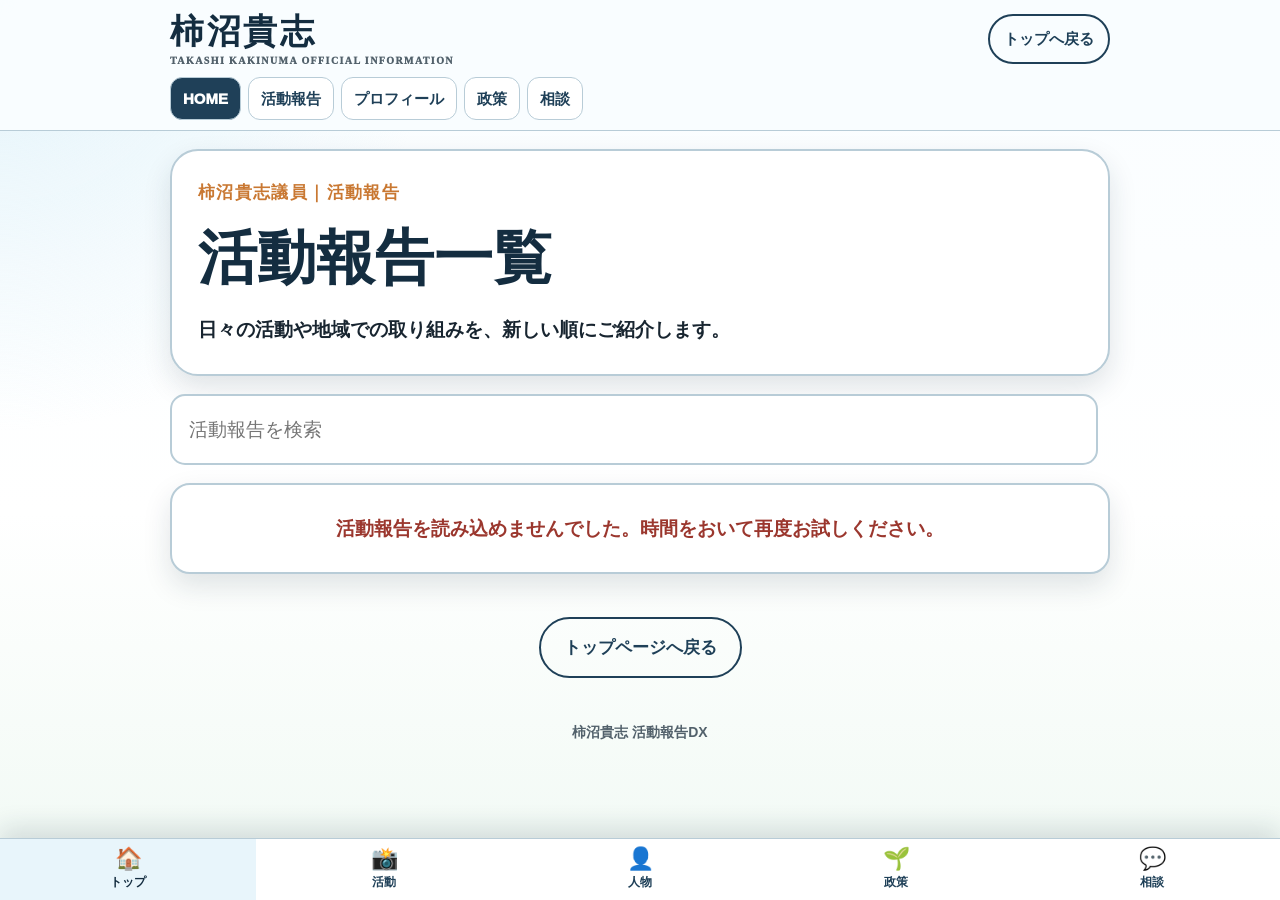
<file: archive.html>
<!doctype html>
<html lang="ja">
<head>
  <meta charset="utf-8">
  <meta name="viewport" content="width=device-width,initial-scale=1,viewport-fit=cover">
  <meta name="theme-color" content="#1f4058">
  <meta name="description" content="柿沼貴志議員の活動報告一覧です。">
  <meta property="og:title" content="活動報告一覧｜柿沼貴志">
  <meta property="og:description" content="柿沼貴志議員の活動報告を新しい順にご覧いただけます。">
  <meta property="og:image" content="https://ichirohns-jpg.github.io/kakinuma-takashi-dx/profile_photo_3.jpg">
  <link rel="manifest" href="manifest.json">
  <title>活動報告一覧｜柿沼貴志</title>

  <style>
    :root{
      --navy:#1f4058;
      --navy-deep:#142d40;
      --blue-soft:#e8f5fb;
      --green-soft:#edf8f0;
      --cream:#fffaf0;
      --paper:#fff;
      --orange:#c97832;
      --text:#182530;
      --muted:#52616b;
      --line:#b8ccd7;
      --shadow:0 12px 28px rgba(20,45,64,.13);
    }

    *{box-sizing:border-box}

    body{
      margin:0;
      padding-bottom:84px;
      background:
        radial-gradient(circle at 0 0,rgba(218,240,248,.7),transparent 28%),
        linear-gradient(180deg,#f9fdff 0%,#fff 60%,#f2faf5 100%);
      color:var(--text);
      font-family:-apple-system,BlinkMacSystemFont,
      "Hiragino Kaku Gothic ProN","Yu Gothic",Meiryo,sans-serif;
      font-size:19px;
      line-height:1.85;
      -webkit-text-size-adjust:100%;
    }

    *:focus-visible{
      outline:4px solid #efb45b;
      outline-offset:3px;
    }

    a{
      color:inherit;
      text-decoration:none;
    }

    img{
      display:block;
      max-width:100%;
    }

    .hidden{
      display:none!important;
    }

    .wrap{
      width:min(100% - 24px,940px);
      margin:auto;
    }

    .site-header{
      position:sticky;
      top:0;
      z-index:50;
      background:rgba(249,253,255,.97);
      border-bottom:1px solid var(--line);
      backdrop-filter:blur(12px);
    }

    .header-inner{
      padding:12px 0 10px;
    }

    .header-top{
      display:flex;
      align-items:center;
      justify-content:space-between;
      gap:14px;
    }

    .site-name{
      display:block;
      color:var(--navy-deep);
      font-size:clamp(24px,5vw,34px);
      font-weight:950;
      letter-spacing:.08em;
      line-height:1.15;
    }

    .site-name small{
      display:block;
      margin-top:4px;
      color:var(--muted);
      font-family:Georgia,serif;
      font-size:10px;
      letter-spacing:.14em;
    }

    .top-link{
      flex:0 0 auto;
      padding:9px 14px;
      border:2px solid var(--navy);
      border-radius:999px;
      color:var(--navy);
      font-size:15px;
      font-weight:950;
      white-space:nowrap;
    }

    .header-nav{
      display:flex;
      gap:7px;
      margin-top:10px;
      overflow-x:auto;
      scrollbar-width:none;
    }

    .header-nav::-webkit-scrollbar{
      display:none;
    }

    .header-nav a{
      flex:0 0 auto;
      padding:7px 12px;
      border-radius:12px;
      border:1px solid var(--line);
      background:#fff;
      color:var(--navy);
      font-size:15px;
      font-weight:950;
    }

    .header-nav a:first-child{
      background:var(--navy);
      color:#fff;
    }

    main{
      padding:18px 0 42px;
    }

    .page-heading{
      padding:26px;
      border:2px solid var(--line);
      border-radius:28px;
      background:var(--paper);
      box-shadow:var(--shadow);
    }

    .kicker{
      margin:0 0 10px;
      color:var(--orange);
      font-size:17px;
      font-weight:950;
      letter-spacing:.08em;
    }

    h1{
      margin:0;
      color:var(--navy-deep);
      font-size:clamp(39px,7vw,59px);
      font-weight:950;
      line-height:1.35;
    }

    .lead{
      margin:15px 0 0;
      color:var(--text);
      font-size:19px;
      font-weight:750;
      line-height:1.8;
    }

    .tools{
      display:flex;
      align-items:center;
      gap:12px;
      margin-top:18px;
    }

    .search{
      min-width:0;
      flex:1;
      padding:16px 17px;
      border:2px solid var(--line);
      border-radius:15px;
      background:#fff;
      color:var(--text);
      font:inherit;
      font-size:19px;
      outline:none;
    }

    .search:focus{
      border-color:var(--navy);
      box-shadow:0 0 0 3px rgba(31,64,88,.12);
    }

    .count{
      color:var(--muted);
      font-size:18px;
      font-weight:850;
      white-space:nowrap;
    }

    .message{
      margin-top:18px;
      padding:26px;
      border:2px solid var(--line);
      border-radius:20px;
      background:#fff;
      color:var(--text);
      font-size:19px;
      font-weight:750;
      text-align:center;
      box-shadow:var(--shadow);
    }

    .message.error{
      color:#9b372e;
    }

    .article-list{
      display:grid;
      grid-template-columns:repeat(2,minmax(0,1fr));
      gap:15px;
      margin-top:18px;
    }

    .article-card{
      overflow:hidden;
      border:2px solid #d6e3e9;
      border-radius:21px;
      background:#fff;
      box-shadow:var(--shadow);
    }

    .article-card:first-child{
      grid-column:1 / -1;
      display:grid;
      grid-template-columns:1.1fr .9fr;
    }

    .article-image{
      width:100%;
      height:225px;
      object-fit:cover;
      background:#edf1f3;
    }

    .article-card:first-child .article-image{
      height:100%;
      min-height:280px;
    }

    .article-content{
      padding:18px;
    }

    .article-date{
      margin:0;
      color:var(--orange);
      font-size:16px;
      font-weight:950;
    }

    .article-title{
      margin:5px 0 8px;
      color:var(--navy-deep);
      font-size:25px;
      font-weight:950;
      line-height:1.45;
    }

    .article-card:first-child .article-title{
      font-size:29px;
    }

    .article-summary{
      display:-webkit-box;
      margin:0;
      overflow:hidden;
      color:var(--text);
      font-size:17px;
      font-weight:650;
      line-height:1.8;
      white-space:pre-line;
      -webkit-box-orient:vertical;
      -webkit-line-clamp:5;
    }

    .read-link{
      display:block;
      margin-top:15px;
      padding:13px;
      border-radius:14px;
      background:var(--navy);
      color:#fff;
      font-size:17px;
      font-weight:950;
      text-align:center;
    }

    .back-link{
      display:block;
      width:max-content;
      margin:25px auto 0;
      padding:13px 23px;
      border:2px solid var(--navy);
      border-radius:999px;
      color:var(--navy);
      font-size:17px;
      font-weight:950;
    }

    footer{
      padding:0 20px 25px;
      color:var(--muted);
      font-size:14px;
      font-weight:700;
      text-align:center;
    }

    .bottom-nav{
      position:fixed;
      right:0;
      bottom:0;
      left:0;
      z-index:100;
      display:grid;
      grid-template-columns:repeat(5,1fr);
      border-top:1px solid var(--line);
      background:rgba(255,255,255,.98);
      box-shadow:0 -10px 26px rgba(20,45,64,.14);
      backdrop-filter:blur(12px);
    }

    .bottom-nav a{
      padding:8px 3px 7px;
      color:var(--navy);
      font-size:12px;
      font-weight:950;
      text-align:center;
    }

    .bottom-nav a span{
      display:block;
      font-size:22px;
      line-height:1.1;
    }

    .bottom-nav a.active{
      background:var(--blue-soft);
      color:var(--navy-deep);
    }

    @media(max-width:700px){
      .wrap{
        width:min(100% - 16px,940px);
      }

      .site-name{
        font-size:25px;
      }

      .site-name small{
        font-size:8px;
        letter-spacing:.1em;
      }

      .top-link{
        padding:8px 10px;
        font-size:13px;
      }

      .header-nav a{
        padding:7px 10px;
        font-size:14px;
      }

      main{
        padding-top:10px;
      }

      .page-heading{
        padding:22px 18px;
        border-radius:22px;
      }

      h1{
        font-size:38px;
      }

      .lead{
        font-size:17px;
      }

      .tools{
        align-items:stretch;
        flex-direction:column;
        gap:7px;
      }

      .count{
        padding-left:2px;
      }

      .article-list{
        grid-template-columns:1fr;
      }

      .article-card:first-child{
        display:block;
        grid-column:auto;
      }

      .article-card:first-child .article-image{
        height:235px;
        min-height:0;
      }

      .article-content{
        padding:18px;
      }

      .article-card:first-child .article-title{
        font-size:26px;
      }

      .bottom-nav a{
        font-size:11px;
      }

      .bottom-nav a span{
        font-size:20px;
      }
    }
  </style>
</head>

<body>
  <header class="site-header">
    <div class="wrap header-inner">
      <div class="header-top">
        <a class="site-name" href="index.html">
          柿沼貴志
          <small>TAKASHI KAKINUMA OFFICIAL INFORMATION</small>
        </a>

        <a class="top-link" href="index.html">トップへ戻る</a>
      </div>

      <nav class="header-nav" aria-label="ページメニュー">
        <a href="index.html">HOME</a>
        <a href="archive.html">活動報告</a>
        <a href="index.html#profile">プロフィール</a>
        <a href="index.html#policy">政策</a>
        <a href="index.html#contact">相談</a>
      </nav>
    </div>
  </header>

  <main class="wrap">
    <section class="page-heading">
      <p class="kicker">柿沼貴志議員｜活動報告</p>
      <h1>活動報告一覧</h1>
      <p class="lead">日々の活動や地域での取り組みを、新しい順にご紹介します。</p>
    </section>

    <div class="tools">
      <input id="search" class="search" type="search" placeholder="活動報告を検索" aria-label="活動報告を検索">
      <span id="count" class="count"></span>
    </div>

    <div id="loading" class="message">活動報告を読み込んでいます。</div>
    <div id="error" class="message error hidden"></div>
    <div id="empty" class="message hidden">公開中の活動報告はありません。</div>

    <section id="articleList" class="article-list" aria-live="polite"></section>

    <a class="back-link" href="index.html">トップページへ戻る</a>
  </main>

  <footer>柿沼貴志 活動報告DX</footer>

  <nav class="bottom-nav" aria-label="固定メニュー">
    <a class="active" href="index.html"><span>🏠</span>トップ</a>
    <a href="archive.html"><span>📸</span>活動</a>
    <a href="index.html#profile"><span>👤</span>人物</a>
    <a href="index.html#policy"><span>🌱</span>政策</a>
    <a href="index.html#contact"><span>💬</span>相談</a>
  </nav>

  <script>
    (function(){
      'use strict';

      var GAS_URL='https://script.google.com/macros/s/AKfycbyC5VN3w3hDcJB13eK9YL9x5ulg7T-P3h0hpo5eLm7i6js4uOJ731pP0QMCAigCxGTyBQ/exec';
      var SITE_KEY='kakinuma-takashi-dx';

      var list=document.getElementById('articleList');
      var loading=document.getElementById('loading');
      var errorBox=document.getElementById('error');
      var empty=document.getElementById('empty');
      var search=document.getElementById('search');
      var count=document.getElementById('count');
      var articles=[];

      function escapeHtml(value){
        return String(value||'').replace(/[&<>"']/g,function(ch){
          return {
            '&':'&amp;',
            '<':'&lt;',
            '>':'&gt;',
            '"':'&quot;',
            "'":'&#39;'
          }[ch];
        });
      }

      function plainText(value){
        var source=String(value||'')
          .replace(/<br\s*\/?>/gi,'\n')
          .replace(/<\/p\s*>/gi,'\n\n');

        var box=document.createElement('div');
        box.innerHTML=source;

        return (box.textContent||box.innerText||'')
          .replace(/\r\n/g,'\n')
          .replace(/\r/g,'\n')
          .replace(/[ \t]+/g,' ')
          .replace(/\n{3,}/g,'\n\n')
          .trim();
      }

      function first(obj,keys){
        for(var i=0;i<keys.length;i++){
          var key=keys[i];

          if(
            obj &&
            obj[key]!==undefined &&
            obj[key]!==null &&
            String(obj[key]).trim()!==''
          ){
            return obj[key];
          }
        }

        return '';
      }

      function imageValue(value){
        if(value&&typeof value==='object'){
          return String(
            value.url||
            value.src||
            value.imageUrl||
            value.value||
            ''
          ).trim();
        }

        return String(value||'').trim();
      }

      function driveFileId(value){
        var url=imageValue(value);

        var match=url.match(
          /drive\.google\.com\/file\/d\/([^/?#]+)/i
        );

        if(match){
          return match[1];
        }

        match=url.match(
          /(?:drive\.google\.com|drive\.usercontent\.google\.com)\/[^?#]*[?&]id=([^&#]+)/i
        );

        if(match){
          return match[1];
        }

        match=url.match(
          /lh3\.googleusercontent\.com\/d\/([^=/?#]+)/i
        );

        return match?match[1]:'';
      }

      function safeUrl(value){
        var url=imageValue(value);

        if(!url){
          return '';
        }

        var driveId=driveFileId(url);

        if(driveId){
          return 'https://drive.google.com/thumbnail?id='+
            encodeURIComponent(driveId)+
            '&sz=w1600';
        }

        if(/^data:image\//i.test(url)){
          return url;
        }

        if(/^https?:\/\//i.test(url)){
          return url;
        }

        if(/^(?:\.{0,2}\/|\/)[^\s]+/.test(url)){
          return url;
        }

        return '';
      }

      function youtubeId(value){
        var match=String(value||'').match(
          /(?:youtu\.be\/|youtube\.com\/(?:watch\?v=|shorts\/|embed\/|live\/))([A-Za-z0-9_-]{6,})/i
        );

        return match?match[1]:'';
      }

      function youtubeImage(value){
        var id=youtubeId(value);

        return id
          ? 'https://i.ytimg.com/vi/'+id+'/hqdefault.jpg'
          : '';
      }

      function formatDate(value){
        var text=String(value||'').trim();

        if(!text){
          return '';
        }

        var japanese=text.match(
          /^(\d{4})年(\d{1,2})月(\d{1,2})日/
        );

        if(japanese){
          return japanese[1]+'年'+
            Number(japanese[2])+'月'+
            Number(japanese[3])+'日';
        }

        var direct=text.match(
          /^(\d{4})[-/](\d{1,2})[-/](\d{1,2})/
        );

        if(direct){
          return direct[1]+'年'+
            Number(direct[2])+'月'+
            Number(direct[3])+'日';
        }

        var date=new Date(text);

        if(isNaN(date.getTime())){
          return text;
        }

        try{
          var parts=new Intl.DateTimeFormat(
            'ja-JP',
            {
              timeZone:'Asia/Tokyo',
              year:'numeric',
              month:'numeric',
              day:'numeric'
            }
          ).formatToParts(date);

          var result={};

          parts.forEach(function(part){
            if(
              part.type==='year'||
              part.type==='month'||
              part.type==='day'
            ){
              result[part.type]=part.value;
            }
          });

          if(result.year&&result.month&&result.day){
            return result.year+'年'+
              Number(result.month)+'月'+
              Number(result.day)+'日';
          }
        }catch(error){
          return date.getFullYear()+'年'+
            (date.getMonth()+1)+'月'+
            date.getDate()+'日';
        }

        return date.getFullYear()+'年'+
          (date.getMonth()+1)+'月'+
          date.getDate()+'日';
      }

      function normalize(row){
        var images=[];

        if(Array.isArray(row&&row.images)){
          images=images.concat(row.images);
        }else if(
          row &&
          typeof row.images==='string' &&
          row.images.trim().charAt(0)==='['
        ){
          try{
            images=images.concat(JSON.parse(row.images));
          }catch(error){}
        }

        if(row&&row.image){
          images.push(row.image);
        }

        if(row&&row.imageUrl){
          images.push(row.imageUrl);
        }

        for(var i=1;i<=6;i++){
          images.push(first(row,[
            'image'+i,
            '画像'+i,
            'photo'+i
          ]));
        }

        return {
          id:String(first(row,[
            'articleId',
            'id',
            '記事ID'
          ])||'').trim(),

          title:String(first(row,[
            'title',
            'articleTitle',
            '記事タイトル'
          ])||'活動報告').trim(),

          date:String(first(row,[
            'publishDate',
            'date',
            '公開日',
            'createdAt',
            '作成日'
          ])||'').trim(),

          body:String(first(row,[
            'body',
            'articleBody',
            '本文',
            '記事本文'
          ])||'').trim(),

          youtube:String(first(row,[
            'youtubeUrl',
            'youtubeURL',
            'YouTube',
            '動画URL',
            'videoUrl'
          ])||'').trim(),

          status:String(first(row,[
            'publicStatus',
            'status',
            '公開状態'
          ])||'').trim(),

          images:images
            .map(safeUrl)
            .filter(Boolean)
            .filter(function(value,index,array){
              return array.indexOf(value)===index;
            })
        };
      }

      function isVisible(article){
        var status=article.status.toLowerCase();

        return !status||
          (
            !status.includes('非公開')&&
            !status.includes('下書き')&&
            status!=='false'&&
            status!=='0'
          );
      }

      function dateNumber(value){
        var text=String(value||'').trim();

        var direct=text.match(
          /^(\d{4})[-/](\d{1,2})[-/](\d{1,2})/
        );

        if(direct){
          return new Date(
            Number(direct[1]),
            Number(direct[2])-1,
            Number(direct[3])
          ).getTime();
        }

        var date=new Date(text);

        return isNaN(date.getTime())
          ? 0
          : date.getTime();
      }

      function summary(value){
        var text=plainText(value);
        var paragraphs=text.split(/\n\s*\n/).filter(Boolean);
        var result=paragraphs.slice(0,2).join('\n\n');

        if(result.length>155){
          result=result.slice(0,155)+'…';
        }

        return result;
      }

      function articleLink(article){
        return 'article.html?id='+
          encodeURIComponent(article.id)+
          '&site='+
          encodeURIComponent(SITE_KEY);
      }

      function render(){
        var keyword=search.value.trim().toLowerCase();

        var filtered=articles.filter(function(article){
          if(!keyword){
            return true;
          }

          return (
            article.title+' '+plainText(article.body)
          ).toLowerCase().includes(keyword);
        });

        count.textContent=filtered.length+'件';
        list.innerHTML='';
        empty.classList.toggle('hidden',filtered.length!==0);

        filtered.forEach(function(article){
          var image=article.images[0]||youtubeImage(article.youtube);
          var body=summary(article.body);
          var card=document.createElement('article');

          card.className='article-card';

          card.innerHTML=
            (
              image
                ? '<img class="article-image"'+
                  ' src="'+escapeHtml(image)+'"'+
                  ' alt="'+escapeHtml(article.title)+'"'+
                  ' loading="lazy"'+
                  ' referrerpolicy="no-referrer">'
                : ''
            )+
            '<div class="article-content">'+
            '<p class="article-date">'+
            escapeHtml(formatDate(article.date)||'公開記事')+
            '</p>'+
            '<h2 class="article-title">'+
            escapeHtml(article.title)+
            '</h2>'+
            (
              body
                ? '<p class="article-summary">'+
                  escapeHtml(body)+
                  '</p>'
                : ''
            )+
            '<a class="read-link" href="'+
            escapeHtml(articleLink(article))+
            '">この記事を読む</a>'+
            '</div>';

          var imageElement=card.querySelector('img');

          if(imageElement){
            imageElement.addEventListener(
              'error',
              function(){
                imageElement.remove();
              },
              {once:true}
            );
          }

          list.appendChild(card);
        });
      }

      fetch(
        GAS_URL+
        '?mode=publicNews&siteKey='+
        encodeURIComponent(SITE_KEY)+
        '&_='+
        Date.now(),
        {
          cache:'no-store'
        }
      )
      .then(function(response){
        if(!response.ok){
          throw new Error('記事データを取得できません。');
        }

        return response.json();
      })
      .then(function(data){
        var rows=
          data&&Array.isArray(data.news)
            ? data.news
            : [];

        articles=rows
          .map(normalize)
          .filter(function(article){
            return article.id&&isVisible(article);
          });

        articles.sort(function(a,b){
          return dateNumber(b.date)-dateNumber(a.date);
        });

        loading.classList.add('hidden');
        render();
      })
      .catch(function(){
        loading.classList.add('hidden');

        errorBox.textContent=
          '活動報告を読み込めませんでした。時間をおいて再度お試しください。';

        errorBox.classList.remove('hidden');
      });

      search.addEventListener('input',render);
    })();
  </script>
</body>
</html>
</file>
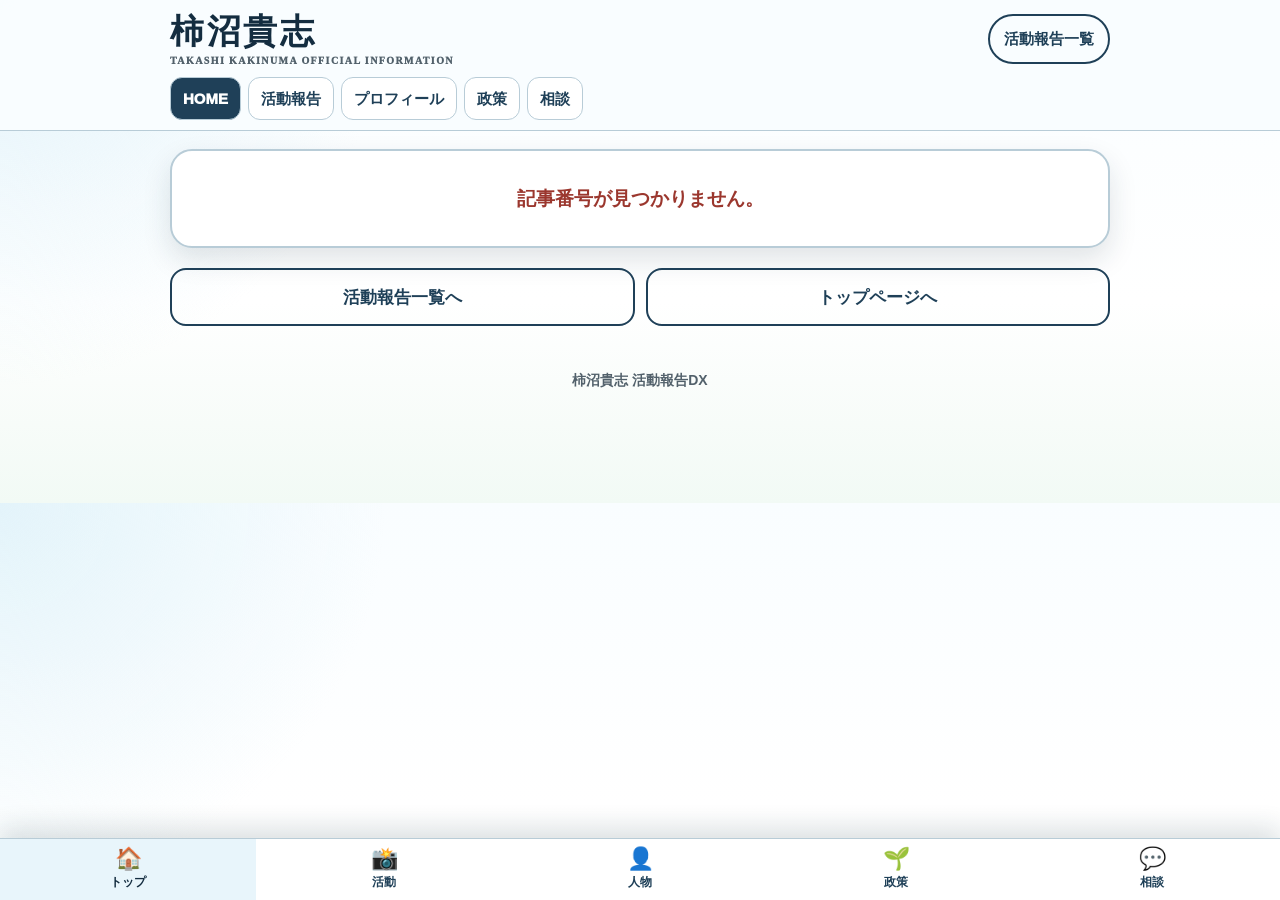
<file: article.html>
<!doctype html>
<html lang="ja">
<head>
  <meta charset="utf-8">
  <meta name="viewport" content="width=device-width,initial-scale=1,viewport-fit=cover">
  <meta name="theme-color" content="#1f4058">
  <meta name="description" content="柿沼貴志議員の活動報告をご紹介します。">
  <meta property="og:title" content="活動報告｜柿沼貴志">
  <meta property="og:description" content="柿沼貴志議員の活動報告をご紹介します。">
  <meta property="og:image" content="https://ichirohns-jpg.github.io/kakinuma-takashi-dx/profile_photo_3.jpg">
  <meta property="og:url" content="https://ichirohns-jpg.github.io/kakinuma-takashi-dx/article.html">
  <meta name="twitter:card" content="summary_large_image">
  <link rel="manifest" href="manifest.json">
  <title>活動報告｜柿沼貴志</title>

  <style>
    :root{
      --navy:#1f4058;
      --navy-deep:#142d40;
      --blue-soft:#e8f5fb;
      --cream:#fffaf0;
      --paper:#fff;
      --orange:#c97832;
      --text:#182530;
      --muted:#52616b;
      --line:#b8ccd7;
      --shadow:0 12px 28px rgba(20,45,64,.13);
    }

    *{box-sizing:border-box}

    body{
      margin:0;
      padding-bottom:84px;
      background:
        radial-gradient(circle at 0 0,rgba(218,240,248,.7),transparent 28%),
        linear-gradient(180deg,#f9fdff 0%,#fff 60%,#f2faf5 100%);
      color:var(--text);
      font-family:-apple-system,BlinkMacSystemFont,
      "Hiragino Kaku Gothic ProN","Yu Gothic",Meiryo,sans-serif;
      font-size:19px;
      line-height:1.85;
      -webkit-text-size-adjust:100%;
    }

    *:focus-visible{
      outline:4px solid #efb45b;
      outline-offset:3px;
    }

    a{
      color:inherit;
      text-decoration:none;
    }

    button{
      font:inherit;
    }

    img{
      display:block;
      max-width:100%;
    }

    .hidden{
      display:none!important;
    }

    .wrap{
      width:min(100% - 24px,940px);
      margin:auto;
    }

    .site-header{
      position:sticky;
      top:0;
      z-index:50;
      background:rgba(249,253,255,.97);
      border-bottom:1px solid var(--line);
      backdrop-filter:blur(12px);
    }

    .header-inner{
      padding:12px 0 10px;
    }

    .header-top{
      display:flex;
      align-items:center;
      justify-content:space-between;
      gap:14px;
    }

    .site-name{
      display:block;
      color:var(--navy-deep);
      font-size:clamp(24px,5vw,34px);
      font-weight:950;
      letter-spacing:.08em;
      line-height:1.15;
    }

    .site-name small{
      display:block;
      margin-top:4px;
      color:var(--muted);
      font-family:Georgia,serif;
      font-size:10px;
      letter-spacing:.14em;
    }

    .top-link{
      flex:0 0 auto;
      padding:9px 14px;
      border:2px solid var(--navy);
      border-radius:999px;
      color:var(--navy);
      font-size:15px;
      font-weight:950;
      white-space:nowrap;
    }

    .header-nav{
      display:flex;
      gap:7px;
      margin-top:10px;
      overflow-x:auto;
      scrollbar-width:none;
    }

    .header-nav::-webkit-scrollbar{
      display:none;
    }

    .header-nav a{
      flex:0 0 auto;
      padding:7px 12px;
      border-radius:12px;
      border:1px solid var(--line);
      background:#fff;
      color:var(--navy);
      font-size:15px;
      font-weight:950;
    }

    .header-nav a:first-child{
      background:var(--navy);
      color:#fff;
    }

    main{
      padding:18px 0 42px;
    }

    .message{
      padding:30px 20px;
      border:2px solid var(--line);
      border-radius:22px;
      background:var(--paper);
      color:var(--text);
      font-size:19px;
      font-weight:750;
      text-align:center;
      box-shadow:var(--shadow);
    }

    .message.error{
      color:#9b372e;
    }

    .article{
      overflow:hidden;
      border:2px solid var(--line);
      border-radius:28px;
      background:var(--paper);
      box-shadow:var(--shadow);
    }

    .article-header{
      padding:clamp(25px,5vw,45px);
      border-bottom:2px solid #dbe6eb;
    }

    .article-kicker{
      margin:0 0 10px;
      color:var(--orange);
      font-size:17px;
      font-weight:950;
      letter-spacing:.08em;
    }

    .article-date{
      margin:0 0 12px;
      color:var(--muted);
      font-size:18px;
      font-weight:900;
    }

    .article-title{
      margin:0;
      color:var(--navy-deep);
      font-size:clamp(35px,7vw,57px);
      font-weight:950;
      line-height:1.4;
      overflow-wrap:anywhere;
    }

    .article-author{
      margin:17px 0 0;
      color:var(--navy);
      font-size:20px;
      font-weight:950;
    }

    .article-body{
      padding:clamp(22px,5vw,45px);
    }

    .gallery{
      display:grid;
      gap:16px;
      margin-bottom:30px;
    }

    .gallery figure{
      margin:0;
      overflow:hidden;
      border:2px solid #dbe6eb;
      border-radius:18px;
      background:#edf1f3;
    }

    .gallery img{
      width:100%;
      max-height:850px;
      margin:auto;
      object-fit:contain;
    }

    .article-text{
      color:var(--text);
      font-size:21px;
      font-weight:650;
      line-height:2.15;
      overflow-wrap:anywhere;
    }

    .video-section{
      margin-top:32px;
    }

    .video-title,
    .share-title{
      margin:0 0 13px;
      color:var(--navy-deep);
      font-size:27px;
      font-weight:950;
      line-height:1.4;
    }

    .video-frame{
      position:relative;
      width:100%;
      aspect-ratio:16/9;
      overflow:hidden;
      border-radius:18px;
      background:#000;
    }

    .video-frame iframe{
      width:100%;
      height:100%;
      border:0;
    }

    .share-section{
      margin-top:36px;
      padding-top:25px;
      border-top:2px solid #dbe6eb;
    }

    .share-buttons{
      display:grid;
      grid-template-columns:repeat(2,minmax(0,1fr));
      gap:11px;
    }

    .share-button{
      min-height:60px;
      padding:12px 9px;
      border:0;
      border-radius:15px;
      color:#fff;
      font-size:17px;
      font-weight:950;
      cursor:pointer;
    }

    .share-button.native{background:var(--navy)}
    .share-button.line{background:#06c755}
    .share-button.facebook{background:#1877f2}
    .share-button.x{background:#111}
    .share-button.copy{background:#61717b}

    .share-message{
      min-height:28px;
      margin:12px 0 0;
      color:var(--muted);
      font-size:17px;
      font-weight:750;
      text-align:center;
    }

    .back-links{
      display:grid;
      grid-template-columns:1fr 1fr;
      gap:11px;
      margin-top:20px;
    }

    .back-link{
      display:flex;
      align-items:center;
      justify-content:center;
      min-height:58px;
      padding:10px;
      border:2px solid var(--navy);
      border-radius:16px;
      color:var(--navy);
      font-size:17px;
      font-weight:950;
      text-align:center;
    }

    footer{
      padding:0 20px 25px;
      color:var(--muted);
      font-size:14px;
      font-weight:700;
      text-align:center;
    }

    .bottom-nav{
      position:fixed;
      right:0;
      bottom:0;
      left:0;
      z-index:100;
      display:grid;
      grid-template-columns:repeat(5,1fr);
      border-top:1px solid var(--line);
      background:rgba(255,255,255,.98);
      box-shadow:0 -10px 26px rgba(20,45,64,.14);
      backdrop-filter:blur(12px);
    }

    .bottom-nav a{
      padding:8px 3px 7px;
      color:var(--navy);
      font-size:12px;
      font-weight:950;
      text-align:center;
    }

    .bottom-nav a span{
      display:block;
      font-size:22px;
      line-height:1.1;
    }

    .bottom-nav a.active{
      background:var(--blue-soft);
      color:var(--navy-deep);
    }

    @media(max-width:620px){
      .wrap{
        width:min(100% - 16px,940px);
      }

      .site-name{
        font-size:25px;
      }

      .site-name small{
        font-size:8px;
        letter-spacing:.1em;
      }

      .top-link{
        padding:8px 10px;
        font-size:13px;
      }

      .header-nav a{
        padding:7px 10px;
        font-size:14px;
      }

      main{
        padding-top:10px;
      }

      .article{
        border-radius:22px;
      }

      .article-header{
        padding:22px 18px;
      }

      .article-title{
        font-size:35px;
      }

      .article-author{
        font-size:18px;
      }

      .article-body{
        padding:20px 17px;
      }

      .article-text{
        font-size:19px;
        line-height:2.05;
      }

      .share-buttons{
        grid-template-columns:1fr;
      }

      .back-links{
        grid-template-columns:1fr;
      }

      .bottom-nav a{
        font-size:11px;
      }

      .bottom-nav a span{
        font-size:20px;
      }
    }
  </style>
</head>

<body>
  <header class="site-header">
    <div class="wrap header-inner">
      <div class="header-top">
        <a class="site-name" href="index.html">
          柿沼貴志
          <small>TAKASHI KAKINUMA OFFICIAL INFORMATION</small>
        </a>

        <a class="top-link" href="archive.html">活動報告一覧</a>
      </div>

      <nav class="header-nav" aria-label="ページメニュー">
        <a href="index.html">HOME</a>
        <a href="archive.html">活動報告</a>
        <a href="index.html#profile">プロフィール</a>
        <a href="index.html#policy">政策</a>
        <a href="index.html#contact">相談</a>
      </nav>
    </div>
  </header>

  <main class="wrap">
    <div id="loading" class="message">
      活動報告を読み込んでいます。
    </div>

    <div id="error" class="message error hidden"></div>

    <article id="article" class="article hidden">
      <header class="article-header">
        <p class="article-kicker">柿沼貴志議員｜活動報告</p>
        <p id="articleDate" class="article-date"></p>
        <h1 id="articleTitle" class="article-title"></h1>
        <p class="article-author">埼玉県議会議員　柿沼貴志</p>
      </header>

      <div class="article-body">
        <div id="articleImages" class="gallery"></div>

        <div id="articleText" class="article-text"></div>

        <section id="videoSection" class="video-section hidden">
          <h2 class="video-title">関連動画</h2>

          <div class="video-frame">
            <iframe
              id="youtubeFrame"
              title="YouTube動画"
              allow="accelerometer; autoplay; clipboard-write; encrypted-media; gyroscope; picture-in-picture; web-share"
              allowfullscreen>
            </iframe>
          </div>
        </section>

        <section class="share-section">
          <h2 class="share-title">この記事を共有する</h2>

          <div class="share-buttons">
            <button class="share-button native" id="nativeShareButton" type="button">
              共有メニューを開く
            </button>

            <button class="share-button line" id="lineShareButton" type="button">
              LINEで共有
            </button>

            <button class="share-button facebook" id="facebookShareButton" type="button">
              Facebookで共有
            </button>

            <button class="share-button x" id="xShareButton" type="button">
              Xで共有
            </button>

            <button class="share-button copy" id="copyShareButton" type="button">
              URLをコピー
            </button>
          </div>

          <p id="shareMessage" class="share-message"></p>
        </section>
      </div>
    </article>

    <div class="back-links">
      <a class="back-link" href="archive.html">活動報告一覧へ</a>
      <a class="back-link" href="index.html">トップページへ</a>
    </div>
  </main>

  <footer>柿沼貴志 活動報告DX</footer>

  <nav class="bottom-nav" aria-label="固定メニュー">
    <a class="active" href="index.html"><span>🏠</span>トップ</a>
    <a href="archive.html"><span>📸</span>活動</a>
    <a href="index.html#profile"><span>👤</span>人物</a>
    <a href="index.html#policy"><span>🌱</span>政策</a>
    <a href="index.html#contact"><span>💬</span>相談</a>
  </nav>

  <script>
    (function(){
      'use strict';

      var GAS_URL='https://script.google.com/macros/s/AKfycbyC5VN3w3hDcJB13eK9YL9x5ulg7T-P3h0hpo5eLm7i6js4uOJ731pP0QMCAigCxGTyBQ/exec';
      var SITE_KEY='kakinuma-takashi-dx';

      var loading=document.getElementById('loading');
      var errorBox=document.getElementById('error');
      var articleBox=document.getElementById('article');
      var titleBox=document.getElementById('articleTitle');
      var dateBox=document.getElementById('articleDate');
      var textBox=document.getElementById('articleText');
      var imagesBox=document.getElementById('articleImages');
      var videoSection=document.getElementById('videoSection');
      var youtubeFrame=document.getElementById('youtubeFrame');
      var shareMessage=document.getElementById('shareMessage');

      var currentUrl=window.location.href.split('#')[0];
      var currentArticle=null;

      function escapeHtml(value){
        return String(value||'').replace(/[&<>"']/g,function(ch){
          return {
            '&':'&amp;',
            '<':'&lt;',
            '>':'&gt;',
            '"':'&quot;',
            "'":'&#39;'
          }[ch];
        });
      }

      function imageValue(value){
        if(value&&typeof value==='object'){
          return String(
            value.url||
            value.src||
            value.imageUrl||
            value.value||
            ''
          ).trim();
        }

        return String(value||'').trim();
      }

      function decodeValue(value){
        try{
          return decodeURIComponent(value);
        }catch(error){
          return value;
        }
      }

      function driveFileId(value){
        var url=imageValue(value);
        var match=url.match(/drive\.google\.com\/file\/d\/([^/?#]+)/i);

        if(match){
          return decodeValue(match[1]);
        }

        match=url.match(
          /(?:drive\.google\.com|drive\.usercontent\.google\.com)\/[^?#]*[?&]id=([^&#]+)/i
        );

        if(match){
          return decodeValue(match[1]);
        }

        match=url.match(/lh3\.googleusercontent\.com\/d\/([^=/?#]+)/i);

        return match?decodeValue(match[1]):'';
      }

      function safeImageUrl(value){
        var url=imageValue(value);

        if(!url){
          return '';
        }

        var driveId=driveFileId(url);

        if(driveId){
          return 'https://drive.google.com/thumbnail?id='+
            encodeURIComponent(driveId)+
            '&sz=w1600';
        }

        if(
          /^data:image\//i.test(url)||
          /^https?:\/\//i.test(url)||
          /^(?:\.{0,2}\/|\/)[^\s]+/.test(url)
        ){
          return url;
        }

        return '';
      }

      function plainText(value){
        var source=String(value||'')
          .replace(/<br\s*\/?>/gi,'\n')
          .replace(/<\/p\s*>/gi,'\n\n');

        var box=document.createElement('div');
        box.innerHTML=source;

        return (box.textContent||box.innerText||'')
          .replace(/\r\n/g,'\n')
          .replace(/\r/g,'\n')
          .replace(/[ \t]+/g,' ')
          .replace(/\n{3,}/g,'\n\n')
          .trim();
      }

      function first(row,keys){
        for(var i=0;i<keys.length;i++){
          var key=keys[i];

          if(
            row &&
            row[key]!==undefined &&
            row[key]!==null &&
            String(row[key]).trim()!==''
          ){
            return row[key];
          }
        }

        return '';
      }

      function formatDate(value){
        var text=String(value||'').trim();

        if(!text){
          return '';
        }

        var japanese=text.match(
          /^(\d{4})年(\d{1,2})月(\d{1,2})日/
        );

        if(japanese){
          return japanese[1]+'年'+
            Number(japanese[2])+'月'+
            Number(japanese[3])+'日';
        }

        var direct=text.match(
          /^(\d{4})[-/](\d{1,2})[-/](\d{1,2})/
        );

        if(direct){
          return direct[1]+'年'+
            Number(direct[2])+'月'+
            Number(direct[3])+'日';
        }

        var date=new Date(text);

        if(isNaN(date.getTime())){
          return text;
        }

        try{
          var parts=new Intl.DateTimeFormat(
            'ja-JP',
            {
              timeZone:'Asia/Tokyo',
              year:'numeric',
              month:'numeric',
              day:'numeric'
            }
          ).formatToParts(date);

          var result={};

          parts.forEach(function(part){
            if(
              part.type==='year'||
              part.type==='month'||
              part.type==='day'
            ){
              result[part.type]=part.value;
            }
          });

          if(result.year&&result.month&&result.day){
            return result.year+'年'+
              Number(result.month)+'月'+
              Number(result.day)+'日';
          }
        }catch(error){}

        return date.getFullYear()+'年'+
          (date.getMonth()+1)+'月'+
          date.getDate()+'日';
      }

      function youtubeId(value){
        var match=String(value||'').match(
          /(?:youtu\.be\/|youtube\.com\/(?:watch\?v=|shorts\/|embed\/|live\/))([A-Za-z0-9_-]{6,})/i
        );

        return match?match[1]:'';
      }

      function normalize(row){
        var images=[];

        if(Array.isArray(row&&row.images)){
          images=images.concat(row.images);
        }else if(
          row &&
          typeof row.images==='string' &&
          row.images.trim().charAt(0)==='['
        ){
          try{
            images=images.concat(JSON.parse(row.images));
          }catch(error){}
        }

        if(row&&row.image){
          images.push(row.image);
        }

        if(row&&row.imageUrl){
          images.push(row.imageUrl);
        }

        for(var i=1;i<=6;i++){
          images.push(first(row,[
            'image'+i,
            '画像'+i,
            'photo'+i
          ]));
        }

        var imageUrls=images
          .map(safeImageUrl)
          .filter(Boolean)
          .filter(function(value,index,array){
            return array.indexOf(value)===index;
          });

        return {
          id:String(first(row,[
            'articleId',
            'id',
            '記事ID'
          ])||'').trim(),

          title:String(first(row,[
            'title',
            'articleTitle',
            '記事タイトル'
          ])||'活動報告').trim(),

          date:String(first(row,[
            'publishDate',
            'date',
            '公開日',
            'createdAt',
            '作成日'
          ])||'').trim(),

          body:String(first(row,[
            'body',
            'articleBody',
            '本文',
            '記事本文'
          ])||'').trim(),

          youtube:String(first(row,[
            'youtubeUrl',
            'youtubeURL',
            'YouTube',
            '動画URL',
            'videoUrl'
          ])||'').trim(),

          images:imageUrls
        };
      }

      function showError(message){
        loading.classList.add('hidden');
        articleBox.classList.add('hidden');
        errorBox.textContent=message;
        errorBox.classList.remove('hidden');
      }

      function renderImages(images){
        imagesBox.innerHTML='';

        images.forEach(function(url,index){
          var figure=document.createElement('figure');
          var image=document.createElement('img');

          image.src=url;
          image.alt='柿沼貴志 活動報告 写真'+(index+1);
          image.loading=index===0?'eager':'lazy';
          image.referrerPolicy='no-referrer';

          image.onerror=function(){
            figure.remove();
          };

          figure.appendChild(image);
          imagesBox.appendChild(figure);
        });
      }

      function renderVideo(url){
        var id=youtubeId(url);

        if(!id){
          videoSection.classList.add('hidden');
          return;
        }

        youtubeFrame.src=
          'https://www.youtube.com/embed/'+
          encodeURIComponent(id)+
          '?rel=0';

        videoSection.classList.remove('hidden');
      }

      function renderArticle(article){
        currentArticle=article;

        document.title=article.title+'｜柿沼貴志';
        titleBox.textContent=article.title;
        dateBox.textContent=formatDate(article.date);

        textBox.innerHTML=escapeHtml(
          plainText(article.body)
        ).replace(/\n/g,'<br>');

        renderImages(article.images);
        renderVideo(article.youtube);

        loading.classList.add('hidden');
        errorBox.classList.add('hidden');
        articleBox.classList.remove('hidden');
      }

      function shareText(){
        return '柿沼貴志 活動報告\n'+
          (currentArticle?currentArticle.title:'')+
          '\n'+
          currentUrl;
      }

      function openShare(url){
        window.open(
          url,
          '_blank',
          'noopener,noreferrer'
        );
      }

      function fallbackCopy(){
        var textarea=document.createElement('textarea');

        textarea.value=currentUrl;
        textarea.style.position='fixed';
        textarea.style.opacity='0';

        document.body.appendChild(textarea);
        textarea.focus();
        textarea.select();

        try{
          document.execCommand('copy');
          shareMessage.textContent='記事URLをコピーしました。';
        }catch(error){
          shareMessage.textContent='URLをコピーできませんでした。';
        }

        document.body.removeChild(textarea);
      }

      function copyCurrentUrl(){
        if(
          navigator.clipboard &&
          navigator.clipboard.writeText
        ){
          navigator.clipboard.writeText(currentUrl)
            .then(function(){
              shareMessage.textContent='記事URLをコピーしました。';
            })
            .catch(fallbackCopy);

          return;
        }

        fallbackCopy();
      }

      document.getElementById('nativeShareButton')
        .addEventListener('click',function(){
          if(navigator.share){
            navigator.share({
              title:currentArticle
                ? currentArticle.title+'｜柿沼貴志'
                : '柿沼貴志 活動報告',
              text:shareText(),
              url:currentUrl
            }).catch(function(error){
              if(!error||error.name!=='AbortError'){
                copyCurrentUrl();
              }
            });
          }else{
            copyCurrentUrl();
          }
        });

      document.getElementById('lineShareButton')
        .addEventListener('click',function(){
          openShare(
            'https://line.me/R/msg/text/?'+
            encodeURIComponent(shareText())
          );
        });

      document.getElementById('facebookShareButton')
        .addEventListener('click',function(){
          openShare(
            'https://www.facebook.com/sharer/sharer.php?u='+
            encodeURIComponent(currentUrl)
          );
        });

      document.getElementById('xShareButton')
        .addEventListener('click',function(){
          openShare(
            'https://twitter.com/intent/tweet?text='+
            encodeURIComponent(
              currentArticle
                ? currentArticle.title+'｜柿沼貴志'
                : '柿沼貴志 活動報告'
            )+
            '&url='+
            encodeURIComponent(currentUrl)
          );
        });

      document.getElementById('copyShareButton')
        .addEventListener('click',copyCurrentUrl);

      var params=new URLSearchParams(window.location.search);
      var targetId=params.get('id')||'';

      if(!targetId){
        showError('記事番号が見つかりません。');
        return;
      }

      fetch(
        GAS_URL+
        '?mode=publicNews&siteKey='+
        encodeURIComponent(SITE_KEY)+
        '&_='+
        Date.now(),
        {
          cache:'no-store'
        }
      )
      .then(function(response){
        if(!response.ok){
          throw new Error('記事データを取得できません。');
        }

        return response.json();
      })
      .then(function(data){
        var rows=
          data&&Array.isArray(data.news)
            ? data.news
            : [];

        var article=rows
          .map(normalize)
          .find(function(item){
            return item.id===targetId;
          });

        if(!article){
          showError('この記事は見つかりません。');
          return;
        }

        renderArticle(article);
      })
      .catch(function(){
        showError('活動報告を読み込めませんでした。');
      });
    })();
  </script>
</body>
</html>
</file>
